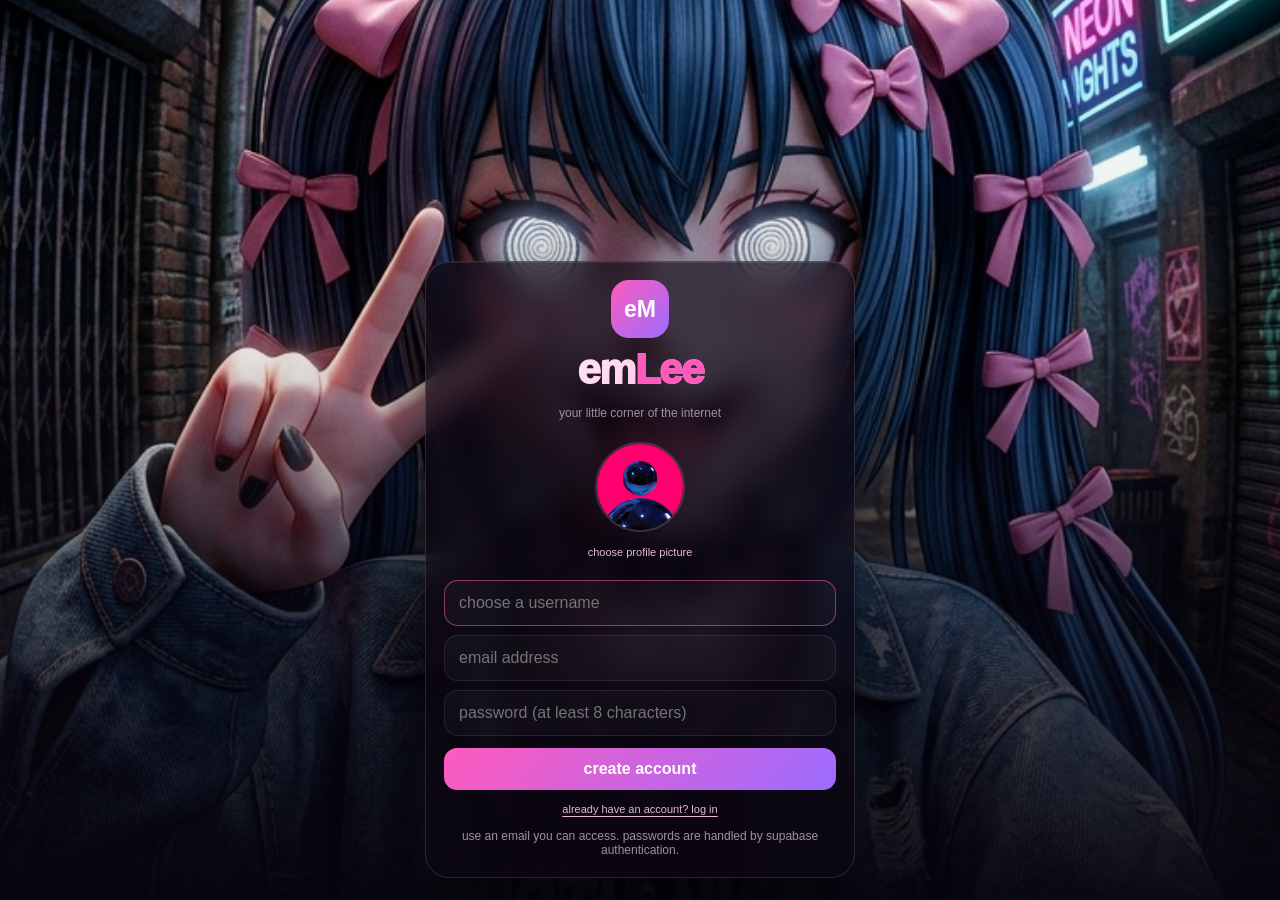
<file: Index.html>
<!DOCTYPE html>
<html lang="en">
<head>
<meta charset="UTF-8">
<meta name="viewport" content="width=device-width,initial-scale=1,viewport-fit=cover">
<meta name="theme-color" content="#12091d">
<title>emLee · Emlieey Live</title>
<style>
:root{
  --bg:#0b0711;--card:#15101d;--card2:#1b1425;--line:rgba(255,255,255,.09);
  --text:#fff;--muted:#9d91a8;--pink:#ff5bbd;--purple:#9b6cff;
  --green:#55e6a5;--danger:#ef4444;
}
*{box-sizing:border-box}
html,body{margin:0;min-height:100%;background:var(--bg);color:var(--text);font-family:-apple-system,BlinkMacSystemFont,"Segoe UI",sans-serif}
body{overflow-x:hidden}
button,input{font:inherit}
button{cursor:pointer}
a{text-decoration:none;color:inherit}
#entryScreen{position:fixed;inset:0;z-index:9999;display:flex;align-items:flex-end;justify-content:center;padding:22px;overflow:hidden;background:#09050e}
#entryScreen::before{content:"";position:absolute;inset:0;background:url("./emlee-character.PNG") center center/cover no-repeat;transform:scale(1.015);filter:saturate(1.12) brightness(1.02);}
#entryScreen::after{content:"";position:absolute;inset:0;background:linear-gradient(180deg,rgba(5,3,10,.02) 0%,rgba(7,4,13,.08) 38%,rgba(7,4,13,.58) 68%,rgba(7,4,13,.96) 100%);pointer-events:none}
.entry-box{position:relative;z-index:2;width:min(430px,100%);padding:18px 18px 20px;border:1px solid rgba(255,255,255,.12);border-radius:24px;background:rgba(12,7,18,.68);backdrop-filter:blur(12px);text-align:center;box-shadow:0 25px 80px #0008,inset 0 1px rgba(255,255,255,.08)}
.entry-logo{width:58px;height:58px;margin:auto;border-radius:18px;display:grid;place-items:center;background:linear-gradient(135deg,var(--pink),var(--purple));font-weight:900;font-size:23px}
.entry-box h1{font-size:42px;margin:8px 0 3px;font-weight:950;letter-spacing:-1.5px;background:linear-gradient(135deg,#fff,#ffd5ef 48%,#ff63c2 78%,#9b6cff);-webkit-background-clip:text;background-clip:text;color:transparent}.entry-box h1 span,.brand span{color:var(--pink)}
.entry-sub,.entry-note{color:var(--muted);font-size:12px}.entry-note{margin-top:12px}
.entry-pfp-wrap{margin:22px 0}.entry-pfp{width:90px;height:90px;border-radius:50%;object-fit:cover;border:2px solid #ffffff25}
.pfp-upload{display:block;width:max-content;max-width:100%;margin:10px auto 0;color:#eab7dd;font-size:11px;cursor:pointer}
.entry-input,.chat-input,.live-input{width:100%;padding:13px 14px;border-radius:14px;border:1px solid var(--line);background:#ffffff08;color:#fff;outline:none}
.entry-input:focus,.chat-input:focus,.live-input:focus{border-color:#ff5bbd88}
.enter-btn,.send-btn,.live-send,.claim-btn{border:0;border-radius:13px;padding:12px 17px;background:linear-gradient(135deg,var(--pink),var(--purple));color:#fff;font-weight:800}
.enter-btn{width:100%;margin-top:12px}
#app{display:none}
.container{width:min(760px,100%);margin:auto;padding:16px 14px 45px}
.top-nav{display:flex;align-items:center;justify-content:space-between;padding:8px 2px 15px}
.brand{font-weight:900;font-size:22px}.nav-actions{display:flex;align-items:center;gap:8px}
.nav-rank,.nav-profile{border:1px solid var(--line);background:#ffffff07;border-radius:13px;color:#ddd;padding:8px 10px;font-size:11px}.nav-chat{position:relative;display:flex;align-items:center;gap:6px;border:1px solid var(--line);background:#ffffff07;border-radius:13px;color:#ddd;padding:8px 10px;font-size:11px}.chat-nav-badge{display:none;min-width:16px;height:16px;padding:0 4px;border-radius:999px;background:linear-gradient(135deg,var(--pink),var(--purple));color:#fff;font-size:8px;font-weight:900;align-items:center;justify-content:center;line-height:16px}.chat-nav-badge.show{display:inline-flex}.chat-list-item{width:100%;display:flex;align-items:center;gap:10px;padding:12px;border:1px solid var(--line);border-radius:15px;background:#ffffff05;color:#fff;text-align:left;margin-bottom:8px}.chat-list-item img{width:42px;height:42px;border-radius:13px;object-fit:cover;flex:0 0 auto}.chat-list-item>div{min-width:0;flex:1}.chat-list-item strong{display:block;font-size:12px;white-space:nowrap;overflow:hidden;text-overflow:ellipsis}.chat-list-item small{display:block;color:var(--muted);font-size:9px;margin-top:3px}.chat-badge{flex:0 0 auto;border-radius:999px;padding:5px 7px;background:#ff5bbd18;border:1px solid #ff5bbd35;color:#ff9bda;font-size:8px;font-weight:900}.chat-live-icon{display:grid!important;place-items:center;background:linear-gradient(135deg,#ff5bbd,#9b6cff)!important;color:#fff;font-size:17px;font-weight:900}
.rank-number{color:var(--pink);margin-left:4px}
.nav-profile{display:flex;align-items:center;gap:7px}.nav-profile img{width:26px;height:26px;border-radius:50%;object-fit:cover}
.hero{position:relative;overflow:hidden;min-height:72vh;padding:34px 24px;margin-bottom:14px;border:1px solid rgba(255,255,255,.12);border-radius:30px;background:#0b0711 url("./emlee-character.PNG") center center/cover no-repeat;display:flex;align-items:flex-end;box-shadow:0 25px 80px rgba(0,0,0,.42),inset 0 1px rgba(255,255,255,.06)}
.hero::after{content:"";position:absolute;inset:0;background:linear-gradient(180deg,rgba(9,5,14,.03) 0%,rgba(9,5,14,.05) 38%,rgba(9,5,14,.28) 58%,rgba(9,5,14,.92) 100%);pointer-events:none}
.hero::before{content:"";position:absolute;inset:0;background:radial-gradient(circle at 75% 34%,rgba(255,91,189,.13),transparent 30%),linear-gradient(90deg,rgba(10,6,15,.72),rgba(10,6,15,.12) 62%,rgba(10,6,15,.28));pointer-events:none}
.hero-glow{position:absolute;width:260px;height:260px;border-radius:50%;background:#ff5bbd22;filter:blur(65px);right:8%;top:10%;z-index:1}
.hero-content{position:relative;z-index:3;max-width:88%;padding:18px 18px 4px;border-radius:22px;background:linear-gradient(180deg,rgba(10,6,15,.08),rgba(10,6,15,.48));backdrop-filter:blur(2px)}.live-pill{display:inline-flex;gap:7px;align-items:center;padding:7px 10px;border-radius:999px;background:#ff4fa320;border:1px solid #ff9bda20;color:#ffb0df;font-size:10px;font-weight:800;text-transform:lowercase}
.live-dot,.live-status-dot{width:7px;height:7px;border-radius:50%;background:#ff477f;display:inline-block;box-shadow:0 0 10px #ff477f}
.hero h1{font-size:clamp(54px,14vw,82px);line-height:.9;margin:14px 0 9px;font-weight:950;letter-spacing:-3px;background:linear-gradient(135deg,#fff 15%,#ffd8f3 45%,#ff63c2 75%,#9b6cff);-webkit-background-clip:text;background-clip:text;color:transparent;text-shadow:0 12px 35px rgba(255,91,189,.16)}
.hero-premium{display:block;margin-top:3px;color:#cbb8d4;font-size:9px;font-weight:800;letter-spacing:4px;text-transform:uppercase}.hero-tagline{color:var(--muted);font-size:13px}.creator-row{display:flex;align-items:center;justify-content:space-between;gap:10px;margin-top:22px;position:relative;z-index:3}.creator{font-size:11px;color:#d8cfdd}.socials{display:flex;gap:7px}.social{min-width:34px;height:34px;display:flex;align-items:center;justify-content:center;gap:6px;padding:0 9px;color:#e9dce9;border:1px solid rgba(255,255,255,.11);border-radius:11px;background:rgba(255,255,255,.055);backdrop-filter:blur(10px);transition:.2s}.social:hover{transform:translateY(-2px);border-color:#ff5bbd55;background:#ff5bbd12}.social svg{width:16px;height:16px;fill:currentColor;flex:0 0 auto}.social-handle{font-size:9px;font-weight:800;letter-spacing:.1px}
.feature-launcher{display:grid;grid-template-columns:repeat(2,minmax(0,1fr));gap:11px;margin:12px 0}
.feature-tile{min-width:0;padding:0 0 10px;border:1px solid rgba(255,255,255,.105);border-radius:16px;background:linear-gradient(145deg,rgba(29,20,40,.98),rgba(17,11,25,.98));overflow:hidden;color:#fff;text-align:left;box-shadow:0 12px 35px rgba(0,0,0,.22),inset 0 1px rgba(255,255,255,.04);transition:transform .2s,border-color .2s,box-shadow .2s}
.feature-tile:hover{transform:translateY(-3px);border-color:#ff5bbd45;box-shadow:0 16px 42px rgba(0,0,0,.3),0 0 24px rgba(255,91,189,.07)}
.feature-icon{display:block;width:100%;aspect-ratio:1.45/1;background:#21172a center/cover no-repeat}.feature-name{display:block;padding:8px 9px 2px;font-size:10px;font-weight:850;white-space:nowrap;overflow:hidden;text-overflow:ellipsis}.feature-sub{display:block;padding:0 9px;color:var(--muted);font-size:8px;white-space:nowrap;overflow:hidden;text-overflow:ellipsis}
.card{margin:14px 0;padding:17px;border:1px solid var(--line);border-radius:22px;background:var(--card)}
.section-title{display:flex;align-items:center;justify-content:space-between;gap:10px;margin-bottom:13px}.section-title h2{margin:0;font-size:15px}.section-title span{color:var(--muted);font-size:10px}
.profile-box{display:grid;grid-template-columns:auto 1fr auto;align-items:center;gap:12px;padding:13px;border-radius:17px;background:#ffffff05}
.profile-box>div{min-width:0}.profile-avatar{width:55px;height:55px;border-radius:50%;object-fit:cover}.profile-name{font-size:14px;font-weight:800}.profile-sub{color:var(--muted);font-size:10px;margin-top:3px}.profile-level-row{display:flex;gap:10px;margin-top:7px;color:#d9cbe0;font-size:10px}.profile-stat{text-align:right}.profile-points{font-size:20px;font-weight:900;color:#ff9bda}.profile-stat small{color:var(--muted);font-size:9px}.personal-chat-btn{width:100%;margin-top:11px;padding:11px;border:1px solid #ff5bbd35;border-radius:13px;background:#ff5bbd0d;color:#ff9bda;font-weight:800}
/* premium unified chat app */
.chat-app-shell{background:radial-gradient(circle at 85% 8%,rgba(255,91,189,.09),transparent 28%),#08050d}
.chat-app-head{display:flex;align-items:flex-start;justify-content:space-between;gap:14px;padding:22px 18px;margin-bottom:12px;border:1px solid rgba(255,255,255,.09);border-radius:24px;background:linear-gradient(145deg,rgba(34,19,43,.98),rgba(14,9,21,.98));box-shadow:0 20px 60px rgba(0,0,0,.28)}
.chat-app-kicker{display:flex;align-items:center;gap:7px;color:#ff9bda;font-size:9px;font-weight:900;letter-spacing:1.5px;text-transform:uppercase}.chat-app-head h2{margin:8px 0 5px;font-size:31px;letter-spacing:-1.2px}.chat-app-head p{margin:0;color:var(--muted);font-size:11px;line-height:1.55;max-width:390px}.chat-online-pill{flex:0 0 auto;padding:7px 9px;border-radius:999px;border:1px solid #ff5bbd25;background:#ff5bbd0c;color:#ff9bda;font-size:8px;font-weight:900}.chat-app-tabs{display:grid;grid-template-columns:repeat(3,1fr);gap:7px;margin-bottom:12px}.chat-tab{padding:10px 7px;border:1px solid var(--line);border-radius:12px;background:#ffffff05;color:#b9aebe;font-size:9px;font-weight:850;text-transform:lowercase}.chat-tab.active,.chat-tab:hover{color:#fff;border-color:#ff5bbd40;background:#ff5bbd12}.chat-list-card{margin:0}.chat-app-tip{margin-top:10px;padding:11px 13px;border:1px solid #ff5bbd16;border-radius:14px;background:#ff5bbd08;color:var(--muted);font-size:9px}.chat-app-tip strong{color:#ffb0df}
.chat-list-item{position:relative}.chat-list-item:hover{border-color:#ff5bbd35;background:#ff5bbd08;transform:translateY(-1px)}.chat-live-icon{width:42px!important;height:42px!important;border-radius:13px!important;flex:0 0 auto}
.feature-screen{display:none;position:fixed;inset:0;z-index:5000;background:rgba(8,5,12,.98);overflow:auto}.feature-screen.active{display:block}.feature-screen-inner{width:min(760px,100%);min-height:100%;margin:auto;padding:16px 14px 30px}
.feature-back,.profile-screen-back{border:1px solid var(--line);background:#ffffff08;color:#fff;width:40px;height:40px;border-radius:13px;font-size:21px;margin-bottom:12px}
#chatScreen #chatSection,#liveChatScreen .live-room-panel{min-height:calc(100vh - 100px);display:flex;flex-direction:column}
#messages,#liveMessages,#personalChatMessages{flex:1;min-height:300px;overflow:auto;padding:5px 0}
.message{max-width:82%;padding:10px 12px;border-radius:15px;margin:7px 0;font-size:12px;line-height:1.45;white-space:pre-wrap}
.message.user{margin-left:auto;background:linear-gradient(135deg,#ff5bbd30,#9b6cff30);border:1px solid #ff5bbd20}.message.bot{background:#ffffff08;border:1px solid var(--line)}.message.typing{opacity:.6}
.chat-input-group,.live-input-group{display:flex;gap:8px;margin-top:10px}.chat-input-group input,.live-input-group input{flex:1}.send-btn:disabled{opacity:.5}
.live-room-top{display:flex;align-items:center;justify-content:space-between;gap:10px}.live-room-sub{color:var(--muted);font-size:9px}.live-refresh{border:1px solid var(--line);background:#ffffff06;color:#cdbed2;border-radius:10px;padding:7px 9px;font-size:8px}.live-room-actions{display:flex;gap:7px;flex-wrap:wrap;margin:10px 0 2px}.live-room-actions span{padding:6px 8px;border-radius:999px;background:#ffffff05;border:1px solid #ffffff09;color:#95879a;font-size:8px}
.live-status{display:flex;align-items:center;gap:6px;color:#ff779b!important}.live-message{position:relative;padding:10px 8px;font-size:12px;border-bottom:1px solid #ffffff05;line-height:1.5}.live-message.system{color:var(--muted);text-align:center}.live-pfp{width:27px;height:27px;border-radius:50%;object-fit:cover;vertical-align:middle;margin-right:6px}.live-name-btn{border:0;background:none;color:#ff9bda;font-weight:800;padding:0}.live-owner-badge{font-size:8px;background:#ff5bbd22;color:#ff8ccc;border-radius:5px;padding:3px 5px;margin-right:5px}.live-typing{display:none;color:var(--muted);font-size:10px;padding:4px}.live-typing.active{display:block}.typing-dots span{display:inline-block;width:3px;height:3px;background:#aaa;border-radius:50%;margin-left:3px}
.games-grid{display:grid;grid-template-columns:repeat(2,1fr);gap:10px}.game-btn{padding:18px 10px;border:1px solid var(--line);border-radius:17px;background:#ffffff06;color:#fff;text-align:center}.game-icon{display:block;font-size:25px}.game-name{display:block;margin-top:7px;font-size:12px;font-weight:800}.game-limit{display:block;color:var(--muted);font-size:9px;margin-top:3px}.game-result{min-height:25px;margin-top:12px;text-align:center;color:#ff9bda;font-size:12px}
.reward-box{display:flex;align-items:center;justify-content:space-between;gap:12px;padding:14px;border-radius:17px;background:#ffffff05}.reward-info strong{display:block;font-size:12px}.reward-info span{display:block;color:var(--muted);font-size:10px;margin-top:4px}.reward-box button{flex:none}.reward-result{font-size:11px}
.leader-row,.rank-modal-row{display:flex;justify-content:space-between;align-items:center;gap:10px;padding:12px 7px;border-bottom:1px solid #ffffff06}.leader-left,.rank-modal-left{display:flex;align-items:center;gap:10px;min-width:0}.rank-badge,.rank-modal-position{width:30px;text-align:center}.leader-name,.rank-modal-name{font-size:12px;font-weight:700;overflow:hidden;text-overflow:ellipsis;white-space:nowrap}.leader-points,.rank-modal-points{font-size:10px;color:#ff9bda}.rank-click{cursor:pointer}.legal{display:grid;gap:8px}.legal-card{padding:13px;border:1px solid var(--line);border-radius:14px;background:#ffffff04}.legal-card strong,.legal-card span{display:block}.legal-card strong{font-size:11px}.legal-card span{color:var(--muted);font-size:9px;margin-top:4px}footer{text-align:center;color:var(--muted);font-size:10px;padding:20px 0}footer strong{color:#fff}
.modal{display:none;position:fixed;inset:0;z-index:8000;background:#000b;align-items:center;justify-content:center;padding:16px}.modal-content{width:min(440px,100%);max-height:90vh;overflow:auto;padding:20px;border:1px solid var(--line);border-radius:22px;background:#15101d;box-shadow:0 20px 70px #000}.modal-content h3{margin:0 0 8px}.modal-text{color:#c9bdce;font-size:12px;line-height:1.6}.modal-option{display:block;width:100%;padding:12px;margin:7px 0;border:1px solid var(--line);border-radius:12px;background:#ffffff07;color:#fff;text-align:left}.close-btn{width:100%;margin-top:13px;padding:11px;border:1px solid var(--line);border-radius:12px;background:#ffffff08;color:#fff}
.viewer-profile-fullscreen{text-align:center}.viewer-profile-pfp{width:95px;height:95px;border-radius:50%;object-fit:cover;border:2px solid #ff5bbd55}.viewer-profile-grid{display:grid;grid-template-columns:repeat(4,1fr);gap:7px;margin:18px 0}.viewer-profile-grid div{padding:10px 4px;border-radius:12px;background:#ffffff06}.viewer-profile-grid strong,.viewer-profile-grid span{display:block}.viewer-profile-grid strong{font-size:13px}.viewer-profile-grid span{font-size:8px;color:var(--muted);margin-top:3px}
.personal-chat-fullscreen{width:min(760px,100%);min-height:100%;margin:auto;padding:16px 14px 30px;display:flex;flex-direction:column}.personal-chat-title{display:flex;align-items:center;justify-content:space-between}.personal-chat-title h2{font-size:16px}.private-message{max-width:78%;padding:10px 12px;border-radius:14px;margin:7px 0;font-size:12px}.private-message.me{margin-left:auto;background:#ff5bbd28}.private-message.them{background:#ffffff08}.chat-message-time{display:inline-block;color:var(--muted);font-size:8px;margin-left:6px;white-space:nowrap;opacity:.8}.private-message .chat-message-time{display:block;margin:5px 0 0;text-align:right}.private-empty{text-align:center;color:var(--muted);font-size:11px;padding:25px}
.profile-edit{display:grid;gap:10px}.profile-edit .entry-input{width:150px;max-width:100%;padding:8px 10px;font-size:11px}.profile-edit-avatar{width:76px;height:76px;border-radius:50%;object-fit:cover;margin:auto}.profile-edit label{font-size:10px;color:var(--muted)}
.chat-list{display:grid;gap:8px}.chat-list-item{display:flex;align-items:center;gap:10px;padding:12px;border:1px solid var(--line);border-radius:15px;background:#ffffff05;color:#fff;text-align:left}.chat-list-item img{width:40px;height:40px;border-radius:50%;object-fit:cover}.chat-list-item strong{font-size:12px}.chat-list-item small{display:block;color:var(--muted);font-size:9px;margin-top:3px}.chat-badge{margin-left:auto;color:#ff9bda;font-size:10px;font-weight:800}

.profile-save-status{min-height:18px;margin-top:7px;text-align:center;color:#55e6a5;font-size:10px;font-weight:800;opacity:0;transform:translateY(-3px);transition:.2s}.profile-save-status.show{opacity:1;transform:none}
button,.feature-tile,.social{transition:transform .16s,opacity .16s,border-color .2s,box-shadow .2s}.chat-list-item:active,.game-btn:active,.personal-chat-btn:active,.enter-btn:active,.claim-btn:active,.send-btn:active,.live-send:active,.feature-tile:active{transform:scale(.985);opacity:.92}
.mood-card{position:relative;overflow:hidden;background:radial-gradient(circle at 90% 10%,rgba(255,91,189,.12),transparent 34%),var(--card)}.mood-label{color:#ff9bda;font-size:9px;font-weight:900;letter-spacing:1.5px;text-transform:uppercase}.mood-text{font-size:19px;font-weight:900;margin-top:7px}.mood-sub{color:var(--muted);font-size:10px;margin-top:4px}.moment-grid{display:grid;grid-template-columns:repeat(2,1fr);gap:8px}.moment{padding:11px;border-radius:14px;background:#ffffff05;border:1px solid #ffffff08}.moment strong{display:block;font-size:10px}.moment span{display:block;color:var(--muted);font-size:9px;margin-top:4px;line-height:1.4}.memory-grid{display:grid;grid-template-columns:repeat(3,1fr);gap:7px}.memory{padding:10px 6px;text-align:center;border-radius:13px;background:#ffffff05}.memory b{display:block;color:#ff9bda;font-size:14px}.memory span{display:block;color:var(--muted);font-size:8px;margin-top:3px}.profile-title{display:inline-flex;margin-top:6px;padding:4px 7px;border-radius:999px;background:#ff5bbd12;border:1px solid #ff5bbd22;color:#ff9bda;font-size:8px;font-weight:900}.mystery-drop{display:flex;align-items:center;justify-content:space-between;gap:10px;padding:12px;border-radius:15px;background:linear-gradient(135deg,#ff5bbd0b,#9b6cff0b);border:1px solid #ff5bbd18}.mystery-drop strong{font-size:11px}.mystery-drop span{display:block;color:var(--muted);font-size:9px;margin-top:3px}.drop-btn{border:1px solid #ff5bbd35;background:#ff5bbd12;color:#ff9bda;border-radius:11px;padding:9px 11px;font-size:9px;font-weight:900}.streak-pill{color:#ff9bda;font-size:9px;font-weight:900}.reaction-row{display:flex;gap:5px;margin-top:6px}.reaction-btn{border:1px solid #ffffff09;background:#ffffff05;color:#cdbed2;border-radius:999px;padding:3px 6px;font-size:9px}
@media(max-width:520px){.feature-launcher{grid-template-columns:1fr 1fr}.feature-launcher .feature-tile:last-child{grid-column:1/-1}.hero h1{font-size:40px}.creator-row{align-items:flex-start;flex-direction:column}.viewer-profile-grid{grid-template-columns:repeat(2,1fr)}}

/* emLee visual refresh — glass neon layout */
body{background:radial-gradient(circle at 50% -10%,rgba(155,108,255,.12),transparent 34%),radial-gradient(circle at 90% 20%,rgba(255,91,189,.08),transparent 28%),#07040d}
.container{width:min(980px,100%);padding:18px 18px 52px}
.top-nav{padding:6px 0 16px;position:relative;z-index:10}
.brand{font-size:30px;letter-spacing:-1.5px;background:linear-gradient(135deg,#fff,#ff63c2 60%,#9b6cff);-webkit-background-clip:text;background-clip:text;color:transparent}
.nav-actions{gap:9px}.nav-chat,.nav-rank,.nav-profile{height:42px;padding:0 13px;border-radius:15px;border-color:#a66cff45;background:rgba(255,255,255,.045);backdrop-filter:blur(16px);box-shadow:inset 0 1px rgba(255,255,255,.07),0 8px 25px rgba(0,0,0,.18);font-size:10px}.nav-chat{color:#fff}.nav-profile img{width:25px;height:25px}
.hero{min-height:500px;margin-bottom:18px;border-radius:28px;padding:40px 34px 34px;background-position:center;box-shadow:0 30px 90px rgba(0,0,0,.55),inset 0 1px rgba(255,255,255,.09)}
.hero::after{background:linear-gradient(180deg,rgba(5,3,10,.02) 0%,rgba(7,4,13,.12) 34%,rgba(7,4,13,.36) 55%,rgba(7,4,13,.92) 100%)}
.hero::before{background:radial-gradient(circle at 76% 35%,rgba(255,91,189,.18),transparent 32%),linear-gradient(90deg,rgba(7,4,13,.76),rgba(7,4,13,.12) 65%,rgba(7,4,13,.28))}
.hero-content{max-width:58%;padding:22px 20px 5px;background:linear-gradient(180deg,rgba(10,6,15,.04),rgba(10,6,15,.56));backdrop-filter:blur(5px)}
.hero h1{font-size:clamp(62px,10vw,106px);margin:14px 0 12px}.hero-tagline{font-size:14px}.creator-row{margin-top:26px}
.feature-launcher{display:grid;grid-template-columns:repeat(3,minmax(0,1fr));gap:14px;margin:18px 0 22px;padding:13px;border:1px solid rgba(255,255,255,.12);border-radius:27px;background:rgba(13,8,23,.58);backdrop-filter:blur(18px);box-shadow:0 22px 70px rgba(0,0,0,.35),inset 0 1px rgba(255,255,255,.07)}
.feature-tile.glass-feature{position:relative;display:flex;align-items:center;gap:12px;min-height:112px;padding:12px;border-radius:21px;border:1px solid rgba(255,255,255,.14);background:linear-gradient(135deg,rgba(255,255,255,.09),rgba(255,255,255,.025));backdrop-filter:blur(15px);box-shadow:inset 0 1px rgba(255,255,255,.1),0 14px 35px rgba(0,0,0,.22);overflow:hidden}
.feature-tile.glass-feature::after{content:"";position:absolute;inset:0;background:linear-gradient(120deg,rgba(255,91,189,.12),transparent 45%,rgba(155,108,255,.08));pointer-events:none}
.feature-tile.glass-feature:hover{transform:translateY(-3px);border-color:#ff5bbd70;box-shadow:0 18px 42px rgba(0,0,0,.32),0 0 28px rgba(255,91,189,.1)}
.feature-icon{position:relative;z-index:1;width:62px;height:62px;flex:0 0 62px;aspect-ratio:auto;border-radius:18px;border:1px solid rgba(255,255,255,.16);box-shadow:inset 0 1px rgba(255,255,255,.14),0 10px 25px rgba(0,0,0,.25);background-size:cover;background-position:center}.feature-glass-icon{display:grid;place-items:center;background:linear-gradient(135deg,rgba(255,91,189,.35),rgba(155,108,255,.3));font-size:27px;backdrop-filter:blur(8px)}
.feature-copy{position:relative;z-index:1;min-width:0;flex:1}.feature-name{padding:0;font-size:14px}.feature-sub{padding:5px 0 0;font-size:9px}.feature-arrow{position:relative;z-index:1;font-size:30px;line-height:1;color:#d6b7ff;font-weight:300}.live-feature{border-color:#ff5bbd55!important}.emlee-feature{border-color:#9b6cff55!important}.games-feature{border-color:#687dff55!important}
.card{background:rgba(18,11,27,.72);border-color:rgba(255,255,255,.1);backdrop-filter:blur(16px);box-shadow:0 18px 50px rgba(0,0,0,.22),inset 0 1px rgba(255,255,255,.05)}
.chat-app-shell{background:radial-gradient(circle at 85% 8%,rgba(255,91,189,.12),transparent 28%),#08050d}.chat-app-head{background:rgba(18,10,29,.72);backdrop-filter:blur(18px);border-color:rgba(255,255,255,.11)}
.chat-list-item{background:rgba(255,255,255,.045);border-color:rgba(255,255,255,.1);backdrop-filter:blur(12px)}
.profile-save-btn{margin-top:12px}.profile-logout-btn{width:100%;margin-top:9px;padding:10px 12px;border:1px solid rgba(255,255,255,.1);border-radius:12px;background:rgba(255,255,255,.04);color:#b9aebe;font-size:10px;font-weight:800}.profile-save-status{min-height:18px;text-align:center;color:#8ff0c1;font-size:10px;font-weight:800;opacity:0;transition:.2s;padding-top:6px}.profile-save-status.show{opacity:1}
@media(max-width:700px){.container{padding:12px 12px 40px}.hero{min-height:470px;padding:28px 20px 24px}.hero-content{max-width:72%}.feature-launcher{grid-template-columns:repeat(3,minmax(0,1fr));gap:7px;padding:8px;border-radius:21px}.feature-tile.glass-feature{min-height:96px;gap:7px;padding:9px;border-radius:16px}.feature-icon{width:45px;height:45px;flex-basis:45px;border-radius:14px;font-size:21px}.feature-name{font-size:10px}.feature-sub{font-size:7px}.feature-arrow{font-size:23px}.brand{font-size:25px}.nav-chat,.nav-rank,.nav-profile{padding:0 8px;font-size:9px}}
@media(max-width:430px){.hero{min-height:440px}.hero-content{max-width:100%}.hero h1{font-size:58px}.creator-row{flex-direction:row;align-items:center}.feature-launcher{gap:5px;padding:7px}.feature-tile.glass-feature{min-height:90px;padding:7px}.feature-icon{width:38px;height:38px;flex-basis:38px}.feature-copy{overflow:hidden}.feature-name{font-size:9px}.feature-sub{font-size:6.5px}.feature-arrow{font-size:20px}.nav-rank .rank-number{display:none}.nav-chat{font-size:0}.nav-chat .chat-nav-badge{font-size:8px}.nav-chat::before{content:"💬";font-size:15px}}

.auth-field{margin-top:9px}.auth-switch{margin-top:12px;border:0;background:transparent;color:#e9b6dc;font-size:11px;text-decoration:underline;text-underline-offset:3px}.entry-error{display:none;color:#ff8dbd;font-size:11px;text-align:left;margin-top:8px}.entry-box .entry-input{display:block;margin-top:9px}.entry-box #usernameInput{margin-top:0}

/* integrated live chat layout */
/* live chat standalone page */
#liveChatScreen{position:fixed!important;inset:0!important;display:block!important;overflow:hidden!important;background:transparent!important}
#liveChatScreen .feature-screen-inner{width:100%!important;height:100dvh!important;min-height:100dvh!important;padding:0!important;margin:0!important;display:block!important}
#liveChatScreen .live-room-panel{height:100dvh!important;min-height:100dvh!important;margin:0!important;padding:0!important;border:0!important;border-radius:0!important;background:radial-gradient(circle at 85% 5%,rgba(255,91,189,.08),transparent 30%),#08050d!important;box-shadow:none!important;backdrop-filter:none!important}
.live-standalone-head{flex:0 0 auto;display:flex;align-items:center;gap:10px;padding:calc(env(safe-area-inset-top) + 12px) 14px 10px;border-bottom:1px solid rgba(255,255,255,.08);background:rgba(8,5,13,.52);backdrop-filter:blur(16px);z-index:5}
.live-standalone-title{min-width:0;flex:1}
.live-standalone-title strong{display:block;font-size:14px}
.live-standalone-title small{display:block;color:var(--muted);font-size:9px;margin-top:2px}
.live-standalone-head .live-refresh{margin-left:auto}
.live-standalone-head .live-status{font-size:9px;white-space:nowrap}
.live-standalone-messages{height:calc(100dvh - 116px);min-height:0!important;overflow-y:auto!important;overflow-x:hidden!important;padding:12px 12px calc(18px + env(safe-area-inset-bottom))!important;display:flex;flex-direction:column;justify-content:flex-start;scroll-behavior:auto}
.live-standalone-messages > .live-message.system:first-child{margin-top:auto}
.live-standalone-bottom{flex:0 0 auto;padding:8px 10px calc(10px + env(safe-area-inset-bottom));border-top:1px solid rgba(255,255,255,.08);background:rgba(8,5,13,.60);backdrop-filter:blur(18px);z-index:5}
.live-standalone-bottom .reply-preview{margin:0 0 7px}
.live-standalone-input{display:flex;gap:7px;align-items:center}
.live-standalone-input .live-input{min-width:0;flex:1}
.live-bottom-back{position:static!important;width:auto!important;flex:0 0 42px!important;height:42px!important;margin:0!important;padding:0!important;border-radius:12px!important;display:grid!important;place-items:center!important;background:#ffffff08!important;border:1px solid rgba(255,255,255,.12)!important;font-size:0!important}
.live-bottom-back::before{content:"‹";font-size:27px;line-height:1;color:#fff}
.live-standalone-input .live-send{height:42px;flex:0 0 auto}
#liveChatScreen .live-typing{padding:0 4px 6px}
body[data-page="live"] .live-message{max-width:94%;}

/* live chat final ui adjustments */
#liveChatScreen{background-image:linear-gradient(rgba(11,7,17,.45),rgba(11,7,17,.58)),url("./wlp.jpeg"),url("/wlp.jpeg") !important;background-size:cover !important;background-position:center !important;background-repeat:no-repeat !important;}
#liveChatScreen .live-room-panel{background:transparent !important;}
#liveChatScreen #liveMessages{padding:8px 6px 10px;}
#liveChatScreen .live-message{width:fit-content;max-width:78%;padding:7px 9px;margin:5px 0;border-radius:12px;}
#liveChatScreen .live-message-text{font-size:12px;line-height:1.35;word-break:break-word;}
#liveChatScreen .live-message-actions{display:flex;gap:7px;justify-content:flex-start;align-items:center;margin-top:5px;}
#liveChatScreen .live-message-actions button{font-size:9px;padding:2px 5px;border:0;background:transparent;color:var(--muted);}
#liveChatScreen .chat-message-time{display:block;margin:4px 0 0;font-size:8px;}
#liveChatScreen .live-message-actions + .chat-message-time{margin-top:4px;}
#liveChatScreen .live-standalone-input{gap:6px;}
#liveChatScreen .live-input{min-width:0;height:42px;padding:0 11px;}
#liveChatScreen .live-send{height:42px;padding:0 12px;}
#liveChatScreen .live-bottom-back{flex:0 0 42px;width:42px;height:42px;}
/* final live chat layout */
#liveChatScreen{background-color:#08050d !important;background-image:linear-gradient(rgba(8,5,13,.30),rgba(8,5,13,.46)),url("./wlp.jpeg"),url("/wlp.jpeg") !important;background-size:cover !important;background-position:center !important;background-repeat:no-repeat !important;background-attachment:fixed !important;}
#liveChatScreen .live-room-panel{background:transparent !important;}
#liveChatScreen .live-message{width:fit-content;max-width:82%;padding:6px 8px;margin:5px 0;border-radius:11px;background:rgba(255,255,255,.045)!important;border:1px solid rgba(255,255,255,.09)!important;backdrop-filter:blur(12px);box-shadow:0 5px 18px rgba(0,0,0,.12);}
#liveChatScreen .live-message-mine{background:rgba(255,91,189,.10)!important;}
#liveChatScreen .live-message-meta{display:flex;align-items:center;gap:7px;min-height:17px;white-space:nowrap;}
#liveChatScreen .live-message-meta .live-name-btn{font-size:10px;color:#ffb0df;font-weight:800;}
#liveChatScreen .live-message-meta .chat-message-time{font-size:7.5px;color:rgba(235,220,239,.55);margin:0;}
#liveChatScreen .live-message-meta .live-message-actions{display:flex;align-items:center;gap:5px;margin:0 0 0 auto;}
#liveChatScreen .live-message-actions button{font-size:8px;padding:1px 2px;border:0;background:transparent;color:rgba(235,220,239,.62);}
#liveChatScreen .live-message-text{font-size:11px;line-height:1.3;margin-top:2px;word-break:break-word;}
#liveChatScreen .live-reply-user{display:block;font-size:8px;color:rgba(230,214,232,.46);font-weight:650;margin-bottom:2px;}
#liveChatScreen .live-reply-text{display:block;}
#liveChatScreen .live-owner-badge{font-size:7px;padding:2px 4px;margin:0;}
#liveChatScreen .live-input{height:38px!important;padding:0 10px!important;border-radius:11px!important;background:rgba(255,255,255,.055)!important;backdrop-filter:blur(12px);}
</style>

<style id="mobile-first-layout">
/* mobile-first layout only: keeps all existing content and functionality unchanged */
.feature-launcher{grid-template-columns:1fr!important;gap:10px!important}
.feature-launcher .feature-tile{grid-column:auto!important;width:100%;box-sizing:border-box}
@media (min-width:521px){
  .feature-launcher{grid-template-columns:repeat(2,minmax(0,1fr))!important}
}
@media (min-width:901px){
  .feature-launcher{grid-template-columns:repeat(3,minmax(0,1fr))!important}
}
@media (max-width:520px){
  .container{padding-left:12px!important;padding-right:12px!important}
  .hero{width:100%;box-sizing:border-box}
  .hero-content{max-width:100%!important}
  .feature-launcher{padding:7px!important}
  .feature-tile.glass-feature{min-height:90px}
}
</style>
<style>
/* emLee 4-page split + chat improvements */
.entry-error{display:none;color:#ff8b9f;font-size:11px;margin-top:8px;line-height:1.45}
.page-shortcuts{display:flex;gap:7px;flex-wrap:wrap;margin:0 0 12px}
.page-shortcuts a{padding:8px 10px;border:1px solid #ffffff18;border-radius:11px;background:#ffffff08;color:#f2d8f0;font-size:10px}
.live-message{max-width:88%;margin:7px 0;padding:10px;border:1px solid #ffffff0c;border-radius:14px;background:#ffffff05;overflow-wrap:anywhere}
.live-message.live-message-mine{margin-left:auto;margin-right:0;text-align:left;background:linear-gradient(135deg,#ff5bbd24,#9b6cff20);border-color:#ff5bbd2c}
.live-message:not(.live-message-mine):not(.system){margin-right:auto}
.live-message-actions{display:flex;gap:7px;margin-top:7px;justify-content:flex-end}
.live-message-actions button,.private-message-actions button{border:1px solid #ffffff16;border-radius:8px;padding:4px 7px;background:#ffffff08;color:#d8c6df;font-size:9px}
.live-message-mine .live-message-actions button,.private-message.me .private-message-actions button{border-color:#ff5bbd30}
.reply-preview{display:none;margin-top:8px;padding:8px 10px;border-left:3px solid var(--pink);border-radius:8px;background:#ff5bbd10;color:#e9d6ec;font-size:10px;line-height:1.4}
.reply-preview.show{display:flex;justify-content:space-between;gap:8px;align-items:center}
.reply-preview button{border:0;background:transparent;color:#ff9bda;font-size:12px}
.live-bottom-back{position:sticky;bottom:8px;z-index:3;width:100%;margin-top:10px;padding:11px;border:1px solid #ffffff20;border-radius:12px;background:rgba(17,10,25,.94);color:#fff;backdrop-filter:blur(12px)}
body[data-page="emlee"] #app,body[data-page="live"] #app,body[data-page="messages"] #app{display:none!important}
body[data-page="emlee"] .feature-screen:not(#chatScreen),body[data-page="live"] .feature-screen:not(#liveChatScreen),body[data-page="messages"] .feature-screen:not(#chatListScreen):not(#personalChatScreen){display:none!important}
body[data-page="emlee"] #chatScreen .feature-back,body[data-page="live"] #liveChatScreen .feature-back,body[data-page="messages"] #chatListScreen .feature-back{display:none}
@media(max-width:520px){.live-message{max-width:94%}.page-shortcuts a{font-size:9px;padding:7px 8px}}
/* final live chat layout */
#liveChatScreen{background-image:linear-gradient(rgba(8,5,13,.34),rgba(8,5,13,.52)),url("./wlp.jpeg") !important;background-size:cover !important;background-position:center !important;background-repeat:no-repeat !important;background-attachment:fixed !important;}
#liveChatScreen .live-room-panel{background:transparent !important;}
#liveChatScreen .live-message{width:fit-content;max-width:82%;padding:6px 8px;margin:5px 0;border-radius:11px;background:rgba(255,255,255,.045)!important;border:1px solid rgba(255,255,255,.09)!important;backdrop-filter:blur(12px);box-shadow:0 5px 18px rgba(0,0,0,.12);}
#liveChatScreen .live-message-mine{background:rgba(255,91,189,.10)!important;}
#liveChatScreen .live-message-meta{display:flex;align-items:center;gap:7px;min-height:17px;white-space:nowrap;}
#liveChatScreen .live-message-meta .live-name-btn{font-size:10px;color:#ffb0df;font-weight:800;}
#liveChatScreen .live-message-meta .chat-message-time{font-size:7.5px;color:rgba(235,220,239,.55);margin:0;}
#liveChatScreen .live-message-meta .live-message-actions{display:flex;align-items:center;gap:5px;margin:0 0 0 auto;}
#liveChatScreen .live-message-actions button{font-size:8px;padding:1px 2px;border:0;background:transparent;color:rgba(235,220,239,.62);}
#liveChatScreen .live-message-text{font-size:11px;line-height:1.3;margin-top:2px;word-break:break-word;}
#liveChatScreen .live-reply-user{display:block;font-size:8px;color:rgba(230,214,232,.46);font-weight:650;margin-bottom:2px;}
#liveChatScreen .live-reply-text{display:block;}
#liveChatScreen .live-owner-badge{font-size:7px;padding:2px 4px;margin:0;}
#liveChatScreen .live-input{height:38px!important;padding:0 10px!important;border-radius:11px!important;background:rgba(255,255,255,.055)!important;backdrop-filter:blur(12px);}
</style>
</head>
<body data-page="home">

<div id="entryScreen">
  <div class="entry-box">
    <div class="entry-logo">eM</div>
    <h1>em<span>Lee</span></h1>
    <p class="entry-sub">your little corner of the internet</p>
    <div class="entry-pfp-wrap" id="signupPfpWrap">
      <img id="entryPfpPreview" class="entry-pfp" src="./pfp.JPG" alt="profile picture">
      <label class="pfp-upload">choose profile picture
        <input id="pfpInput" type="file" accept="image/*" hidden>
      </label>
    </div>
    <input class="entry-input" id="usernameInput" type="text" maxlength="24" minlength="3" placeholder="choose a username" autocomplete="username">
    <input class="entry-input auth-field" id="emailInput" type="email" maxlength="254" placeholder="email address" autocomplete="email">
    <input class="entry-input auth-field" id="passwordInput" type="password" minlength="8" placeholder="password (at least 8 characters)" autocomplete="new-password">
    <div id="usernameError" class="entry-error" role="alert"></div>
    <button class="enter-btn" id="authSubmitButton" onclick="submitAuth()">create account</button>
    <button class="auth-switch" id="authSwitchButton" type="button" onclick="toggleAuthMode()">already have an account? log in</button>
    <div class="entry-note" id="authNote">use an email you can access. passwords are handled by supabase authentication.</div>
  </div>
</div>

<div id="app">
<div class="container">

<nav class="top-nav">
  <div class="brand" onclick="secretEmLee()">em<span>Lee</span></div>
  <div class="nav-actions">
    <button class="nav-chat" onclick="location.href='messages.html'" title="chats">💬 chat <span class="chat-nav-badge" id="chatNavBadge">0</span></button>
    <button class="nav-rank rank-click" onclick="openRankModal()">🏆 rank <span class="rank-number" id="topRank">#—</span></button>
    <button class="nav-profile" onclick="openOwnProfile()" title="your profile">
      <img id="topProfilePfp" src="./pfp.JPG" alt="">
      <span>profile</span>
    </button>
  </div>
</nav>

<section class="hero">
  <div class="hero-glow"></div>
  <div class="hero-content">
    <span class="live-pill"><i class="live-dot"></i> emlieey live community</span>
    <span class="hero-premium">premium community space</span>
    <h1>emLee</h1>
    <div class="hero-tagline">chat · games · rewards · community</div>
    <div class="creator-row">
      <div class="creator">created by Lee</div>
      <div class="socials">
        <a class="social" href="https://instagram.com/liyasmv" target="_blank" aria-label="Instagram" title="Instagram">
          <svg viewBox="0 0 24 24" aria-hidden="true"><path d="M7.5 2h9A5.5 5.5 0 0 1 22 7.5v9a5.5 5.5 0 0 1-5.5 5.5h-9A5.5 5.5 0 0 1 2 16.5v-9A5.5 5.5 0 0 1 7.5 2Zm0 2A3.5 3.5 0 0 0 4 7.5v9A3.5 3.5 0 0 0 7.5 20h9a3.5 3.5 0 0 0 3.5-3.5v-9A3.5 3.5 0 0 0 16.5 4h-9Zm9.75 1.5a1.25 1.25 0 1 1 0 2.5 1.25 1.25 0 0 1 0-2.5ZM12 7a5 5 0 1 1 0 10 5 5 0 0 1 0-10Zm0 2a3 3 0 1 0 0 6 3 3 0 0 0 0-6Z"/></svg><span class="social-handle">liyasmv</span>
        </a>
        <a class="social" href="https://youtube.com/@liyaasmv" target="_blank" aria-label="YouTube" title="YouTube">
          <svg viewBox="0 0 24 24" aria-hidden="true"><path d="M23.5 6.2a3 3 0 0 0-2.1-2.12C19.55 3.5 12 3.5 12 3.5s-7.55 0-9.4.58A3 3 0 0 0 .5 6.2 31.5 31.5 0 0 0 0 12a31.5 31.5 0 0 0 .5 5.8 3 3 0 0 0 2.1 2.12C4.45 20.5 12 20.5 12 20.5s7.55 0 9.4-.58a3 3 0 0 0 2.1-2.12A31.5 31.5 0 0 0 24 12a31.5 31.5 0 0 0-.5-5.8ZM9.6 15.7V8.3l6.2 3.7-6.2 3.7Z"/></svg><span class="social-handle">liyaasmv</span>
        </a>
      </div>
    </div>
  </div>
</section>

<section class="feature-launcher">
  <button class="feature-tile glass-feature live-feature" onclick="location.href='live-chat.html'">
    <span class="feature-icon feature-image" style="background-image:url('./live.jpg'),url('./emlee-character.PNG')"></span>
    <span class="feature-copy"><span class="feature-name">live chat</span><span class="feature-sub">join the conversation</span></span><span class="feature-arrow">›</span>
  </button>

  <button class="feature-tile glass-feature emlee-feature" onclick="location.href='emlee.html'">
    <span class="feature-icon feature-image" style="background-image:url('./emlee-character.PNG')"></span>
    <span class="feature-copy"><span class="feature-name">emLee chat</span><span class="feature-sub">talk with emLee</span></span><span class="feature-arrow">›</span>
  </button>

  <button class="feature-tile glass-feature games-feature" onclick="openFeature('gamesScreen')">
    <span class="feature-icon feature-image" style="background-image:url('./game.jpg')"></span>
    <span class="feature-copy"><span class="feature-name">games</span><span class="feature-sub">play &amp; earn points</span></span><span class="feature-arrow">›</span>
  </button>
</section>

<section class="card mood-card">
  <div class="mood-label">emLee's mood today</div>
  <div class="mood-text" id="dailyMoodText">🌙 soft & sleepy</div>
  <div class="mood-sub" id="dailyMoodSub">late night energy, calm chats & tiny chaos</div>
</section>

<section class="card">
  <div class="section-title"><h2>🪄 mystery daily drop</h2><span id="streakPill" class="streak-pill">🔥 0 day streak</span></div>
  <div class="mystery-drop"><div><strong id="dropTitle">today's drop is waiting</strong><span id="dropText">open it once today for a tiny surprise.</span></div><button class="drop-btn" id="dropButton" onclick="claimMysteryDrop()">open</button></div>
</section>

<section class="card">
  <div class="section-title"><h2>💫 community moments</h2><span>little emLee things</span></div>
  <div class="moment-grid">
    <div class="moment"><strong>💬 live room</strong><span>everyone can drop in and make the room feel alive.</span></div>
    <div class="moment"><strong>🎮 game nights</strong><span>play, earn points and climb the community ranks.</span></div>
    <div class="moment"><strong>🌙 late nights</strong><span>quiet chats, random jokes and relaxing stream energy.</span></div>
    <div class="moment"><strong>✨ your space</strong><span>your profile, title, rank and memories grow with you.</span></div>
  </div>
</section>

<section class="card">
  <div class="section-title"><h2>🧠 emLee memories</h2><span>your journey</span></div>
  <div class="memory-grid">
    <div class="memory"><b id="memoryDays">1</b><span>days here</span></div>
    <div class="memory"><b id="memoryGames">0</b><span>games played</span></div>
    <div class="memory"><b id="memoryStreak">0</b><span>day streak</span></div>
  </div>
</section>

<section class="card">
  <div class="section-title"><h2>🎁 daily reward</h2><span>once a day</span></div>
  <div class="reward-box">
    <div class="reward-info"><strong>daily community bonus</strong><span>claim your daily points and keep your streak alive.</span></div>
    <button class="claim-btn" id="claimButton" onclick="claimReward()">Claim</button>
  </div>
  <div id="rewardResult"></div><div id="rewardCountdown" style="color:var(--muted);font-size:9px;margin-top:7px"></div>
</section>

<section class="card">
  <div class="section-title"><h2>🏆 leaderboard</h2><span class="rank-click" onclick="openRankModal()">view all →</span></div>
  <div id="leaderboardList"><div style="text-align:center;color:#817788;font-size:12px;padding:15px">loading ranks...</div></div>
</section>

<section class="card">
  <div class="section-title"><h2>✨ emLee</h2><span>community space</span></div>
  <p style="color:var(--muted);font-size:12px;line-height:1.7">emLee is the community space around Emlieey Live — a place for live conversations, games, rewards, rankings and community interaction.</p>
</section>

<section class="card">
  <div class="section-title"><h2>📄 information</h2><span>emLee</span></div>
  <div class="legal">
    <a class="legal-card" href="privacy.html"><strong>Privacy Policy</strong><span>how emLee handles information</span></a>
    <a class="legal-card" href="terms.html"><strong>Terms & Conditions</strong><span>rules for using emLee</span></a>
  </div>
</section>

<footer><strong>emLee</strong> · created by Lee<br>© <span id="currentYear"></span> emLee · liyaasmv Live</footer>
</div>
</div>

<!-- emLee AI chat -->
<div class="feature-screen" id="chatScreen"><div class="feature-screen-inner">
<button class="feature-back" onclick="closeFeature('chatScreen')">←</button>
<section class="card" id="chatSection">
<div class="section-title"><h2>💬 chat with emLee</h2><span id="chatUser">guest</span></div>
<div id="messages"></div>
<div class="chat-input-group"><input class="chat-input" id="chatInput" type="text" placeholder="message emLee..." autocomplete="off"><button class="send-btn" id="sendButton" onclick="sendMessage()">Send</button></div>
</section>
</div></div>

<!-- viewer personal messages -->
<div class="feature-screen" id="chatListScreen"><div class="feature-screen-inner chat-app-shell">
<button class="feature-back" onclick="closeFeature('chatListScreen')">←</button>
<section class="chat-app-head">
  <div>
    <span class="chat-app-kicker"><i class="live-dot"></i> emLee community</span>
    <h2>messages</h2>
    <p>message people who have joined the emLee community.</p>
  </div>
  <span class="chat-online-pill">● online</span>
</section>
<section class="card chat-list-card">
  <div class="section-title"><h2>viewers</h2><span id="chatListCount">0</span></div>
  <div id="chatList" class="chat-list"></div>
</section>
<section class="chat-app-tip">✨ <strong>private messages</strong> tap a viewer to start chatting.</section>
</div></div>

<!-- live chat -->
<div class="feature-screen" id="liveChatScreen">
  <div class="feature-screen-inner">
    <section class="live-room-panel">
      <div class="live-standalone-head">
        <div class="live-standalone-title">
          <strong>live chat</strong>
          <small>everyone in the emLee community can talk here</small>
        </div>
        <span class="live-status"><i class="live-status-dot"></i> live</span>
        <button class="live-refresh" onclick="loadLiveChat()">↻</button>
      </div>
      <div id="liveMessages" class="live-standalone-messages"><div class="live-message system">emLee community room is live...</div></div>
      <div class="live-standalone-bottom">
        <div class="live-typing" id="liveTyping"><span id="liveTypingName">someone</span> is typing <span class="typing-dots"><span></span><span></span><span></span></span></div>
        <div id="liveReplyPreview" class="reply-preview"></div>
        <div class="live-standalone-input">
          <button class="live-bottom-back" type="button" onclick="closeFeature('liveChatScreen')" aria-label="back to emLee"></button>
          <input class="live-input" id="liveChatInput" maxlength="300" placeholder="say something to the community..." autocomplete="off">
          <button class="live-send" onclick="sendLiveMessage()">Send</button>
        </div>
      </div>
    </section>
  </div>
</div>

<!-- games, now opened from profile -->
<div class="feature-screen" id="gamesScreen"><div class="feature-screen-inner">
<button class="feature-back" onclick="closeFeature('gamesScreen')">←</button>
<section class="card">
<div class="section-title"><h2>🎮 games</h2><span>limited plays</span></div>
<div class="games-grid">
<button class="game-btn" onclick="playQuiz()"><span class="game-icon">🧠</span><span class="game-name">Quiz</span><span class="game-limit">2 / day</span></button>
<button class="game-btn" onclick="playFlip()"><span class="game-icon">🪙</span><span class="game-name">Coin Flip</span><span class="game-limit">3 / day</span></button>
<button class="game-btn" onclick="playGuess()"><span class="game-icon">🔢</span><span class="game-name">Guess Number</span><span class="game-limit">2 / day</span></button>
<button class="game-btn" onclick="spinWheel()"><span class="game-icon">🎡</span><span class="game-name">Spin Wheel</span><span class="game-limit">1 / day</span></button>
</div>
<div class="game-result" id="gameResult"></div>
</section>
</div></div>

<!-- own profile -->
<div class="feature-screen" id="ownProfileScreen"><div class="feature-screen-inner">
<button class="feature-back" onclick="closeFeature('ownProfileScreen')">←</button>
<section class="card">
<div class="section-title"><h2>your profile</h2><span id="ownProfileRank">rank #—</span></div>
<div class="profile-edit">
<img id="ownProfileAvatar" class="profile-edit-avatar" src="./pfp.JPG" alt="">
<input class="entry-input" id="editUsernameInput" maxlength="24" placeholder="username">
<label>change profile picture</label>
<input id="editPfpInput" type="file" accept="image/*">
</div>
<button class="enter-btn profile-save-btn" id="profileSaveButton" onclick="saveOwnProfile()">Save profile</button>
<div class="profile-save-status" id="profileSaveStatus" aria-live="polite"></div>
    <button class="profile-logout-btn" id="profileLogoutButton" type="button" onclick="logoutEmLee()">log out</button>
<div class="profile-box" style="margin-top:15px">
<img id="ownStatsPfp" class="profile-avatar" src="./pfp.JPG" alt="">
<div><div class="profile-name" id="ownStatsName">guest</div><div class="profile-sub">emLee community member</div><span class="profile-title" id="ownProfileTitle">newcomer</span><div class="profile-level-row"><span id="ownStatsLevel">level 1</span><span id="ownStatsXP">0 xp</span></div></div>
<div class="profile-stat"><div class="profile-points" id="ownStatsPoints">0</div><small>points</small></div>
</div>
<button class="personal-chat-btn" onclick="openFeature('gamesScreen')">🎮 Games</button>
</section>
</div></div>

<!-- game modal -->
<div class="modal" id="gameModal"><div class="modal-content"><h3 id="modalTitle">Game</h3><div class="modal-text" id="modalContent"></div><button class="close-btn" onclick="closeGameModal()">Close</button></div></div>

<!-- viewer profile -->
<div class="modal" id="viewerProfileModal"><div class="modal-content viewer-profile-fullscreen">
<button class="profile-screen-back" onclick="closeViewerProfile()">←</button>
<img id="viewerProfilePfp" class="viewer-profile-pfp" src="./pfp.JPG" alt="">
<h3 id="viewerProfileName">viewer</h3><div class="profile-title" id="viewerProfileTitle">newcomer</div>
<div class="viewer-profile-grid">
<div><strong id="viewerProfileRank">#—</strong><span>rank</span></div><div><strong id="viewerProfileLevel">1</strong><span>level</span></div><div><strong id="viewerProfileXP">0</strong><span>xp</span></div><div><strong id="viewerProfilePoints">0</strong><span>points</span></div>
</div>
<button class="personal-chat-btn" id="viewerPersonalChatBtn">Personal Chat</button>
</div></div>

<!-- personal chat -->
<div class="feature-screen" id="personalChatScreen"><div class="personal-chat-fullscreen">
<button class="profile-screen-back" onclick="closePersonalChat()">←</button>
<div class="personal-chat-title"><h2 id="personalChatTitle">personal chat</h2><span id="personalChatStatus" style="color:var(--muted);font-size:10px">online chat</span></div>
<div id="personalChatMessages"><div class="private-empty">start a private conversation...</div></div>
<div id="privateReplyPreview" class="reply-preview"></div><div class="chat-input-group"><input class="chat-input" id="personalChatInput" maxlength="500" placeholder="message..." autocomplete="off"><button class="send-btn" id="personalChatSendButton" onclick="sendPersonalChatMessage()">Send</button></div>
</div></div>

<!-- ranks -->
<div class="modal" id="rankModal"><div class="modal-content">
<h3>🏆 community ranks</h3><div class="modal-text" style="margin-bottom:10px">top emLee community members</div>
<div id="fullRankList"><div style="color:#817788;font-size:12px;padding:15px">loading...</div></div>
<button class="close-btn" onclick="closeRankModal()">Close</button>
</div></div>

<script>

const PAGE_MODE=document.body.dataset.page||"home";
const WORKER_URL="https://emlieey-ai.liyasmuhammedmv.workers.dev";
const $=id=>document.getElementById(id);
let currentUser=null,isSending=false,isLiveSending=false,guessNumber=null;
let selectedPfp=localStorage.getItem("emlee_pfp")||"./pfp.JPG";
let leaderboardCache=[],activeFeature=null;
let liveMessagesLoaded=false,liveMessageIds=new Set(),liveLoadBusy=false,fakeTypingTimer=null;
let activePrivateChatUser="",privateChatMessages=[],privateChatLoadBusy=false,privateChatTimer=null;
let knownChats=JSON.parse(localStorage.getItem("emlee_chat_contacts")||"[]");
let unreadChats=JSON.parse(localStorage.getItem("emlee_chat_unread")||"{}");
const GAME_LIMITS={quiz:2,flip:3,guess:2,wheel:1};

function openFeature(id){
  const s=$(id);if(!s)return;
  if(activeFeature&&activeFeature!==id)$(activeFeature)?.classList.remove("active");
  s.classList.add("active");activeFeature=id;document.body.style.overflow="hidden";
  const inner=s.querySelector(".feature-screen-inner");if(inner)inner.scrollTop=0;
  if(id==="chatListScreen"){
    renderChatList();
  }
}
function closeFeature(id){
  $(id)?.classList.remove("active");
  if(activeFeature===id)activeFeature=null;
  if(!activeFeature&&!("personalChatScreen"===id))document.body.style.overflow="auto";
}
document.addEventListener("keydown",e=>{
  if(e.key!=="Escape")return;
  if($("personalChatScreen").classList.contains("active"))return closePersonalChat();
  if(activeFeature)closeFeature(activeFeature);
});

function getSavedUsername(){return localStorage.getItem("emlee_user")||""}
function getAccessToken(){return localStorage.getItem("emlee_access_token")||""}
function normalizeUsername(n){return(n||"").trim().replace(/\s+/g," ").slice(0,24)}
let authMode="signup";
function setAuthError(message){const e=$("usernameError");if(e){e.textContent=message||"";e.style.display=message?"block":"none"}}
function toggleAuthMode(){
  authMode=authMode==="signup"?"login":"signup";
  $("usernameInput").style.display=authMode==="signup"?"block":"none";
  $("signupPfpWrap").style.display=authMode==="signup"?"block":"none";
  $("passwordInput").autocomplete=authMode==="signup"?"new-password":"current-password";
  $("authSubmitButton").textContent=authMode==="signup"?"create account":"log in to emLee";
  $("authSwitchButton").textContent=authMode==="signup"?"already have an account? log in":"new here? create an account";
  $("authNote").textContent=authMode==="signup"?"use an email you can access. passwords are handled by supabase authentication.":"log in with the email and password you used when signing up.";
  setAuthError("");
}
async function submitAuth(){
  const username=normalizeUsername($("usernameInput").value),email=$("emailInput").value.trim().toLowerCase(),password=$("passwordInput").value;
  const button=$("authSubmitButton");
  setAuthError("");
  if(!email||!email.includes("@")){setAuthError("please enter a valid email address.");return}
  if(password.length<8){setAuthError("password must be at least 8 characters.");return}
  if(authMode==="signup"&&username.length<3){setAuthError("please choose a username with at least 3 characters.");return}
  button.disabled=true;button.textContent=authMode==="signup"?"creating account…":"logging in…";
  try{
    if(authMode==="signup"){
      const result=await apiRequest("/auth/signup",{method:"POST",body:JSON.stringify({username,email,password,pfp:selectedPfp})});
      if(result.access_token){localStorage.setItem("emlee_access_token",result.access_token);if(result.refresh_token)localStorage.setItem("emlee_refresh_token",result.refresh_token);localStorage.setItem("emlee_user",result.user.username);currentUser=result.user;openApp();return;}
      const notice=result.message||"account created. check your email to confirm it, then log in.";
      authMode="signup";toggleAuthMode();
      setAuthError(notice);
    }else{
      const result=await apiRequest("/auth/login",{method:"POST",body:JSON.stringify({email,password})});
      if(!result.access_token||!result.user?.username)throw new Error("login response was incomplete");
      localStorage.setItem("emlee_access_token",result.access_token);if(result.refresh_token)localStorage.setItem("emlee_refresh_token",result.refresh_token);localStorage.setItem("emlee_user",result.user.username);currentUser=result.user;openApp();return;
    }
  }catch(err){
    const msg=String(err?.message||err);
    setAuthError(msg.includes("username_exists")||msg.toLowerCase().includes("already exists")?"this username already exists. please choose another.":msg.toLowerCase().includes("invalid login credentials")?"email or password is incorrect.":msg.toLowerCase().includes("email not confirmed")?"please confirm your email before logging in.":msg.replaceAll("_"," ").slice(0,180));
  }finally{button.disabled=false;button.textContent=authMode==="signup"?"create account":"log in to emLee";}
}
async function enterApp(){return submitAuth()}
function logoutEmLee(){localStorage.removeItem("emlee_access_token");localStorage.removeItem("emlee_refresh_token");localStorage.removeItem("emlee_user");currentUser=null;location.reload()}
function openApp(){
  if(!getAccessToken()){showEntry();return}
  if(!currentUser){const saved=getSavedUsername();if(!saved)return;currentUser={username:saved}}
  $("chatUser").textContent=currentUser.username;
  $("entryScreen").style.display="none";$("app").style.display="block";document.body.style.overflow="auto";
  updatePfpUI();dailyMood();updateUniqueUI();updateRewardCountdown();setInterval(updateRewardCountdown,1000);loadProfile();loadLeaderboard();loadLiveChat();checkBackendStatus();renderChatList();startPrivateUnreadPolling();if(PAGE_MODE==="emlee")openFeature("chatScreen");else if(PAGE_MODE==="live")openFeature("liveChatScreen");else if(PAGE_MODE==="messages")openFeature("chatListScreen");
}
function showEntry(){$("entryScreen").style.display="flex";$("app").style.display="none";document.body.style.overflow="hidden";if(authMode==="login")$("emailInput").focus();else $("usernameInput").focus()}
function escapeHTML(str){return String(str??"").replace(/[&<>'"]/g,t=>({"&":"&amp;","<":"&lt;",">":"&gt;","'":"&#39;",'"':"&quot;"}[t]))}

async function restoreSession(){
  const refresh=getRefreshToken();
  if(!refresh)return false;
  try{
    const res=await fetch(WORKER_URL+"/auth/refresh",{method:"POST",headers:{"Content-Type":"application/json"},body:JSON.stringify({refresh_token:refresh})});
    const raw=await res.text();let data={};try{data=raw?JSON.parse(raw):{}}catch{}
    if(!res.ok||!data.access_token||!data.user?.username)return false;
    localStorage.setItem("emlee_access_token",data.access_token);
    if(data.refresh_token)localStorage.setItem("emlee_refresh_token",data.refresh_token);
    localStorage.setItem("emlee_user",data.user.username);
    currentUser=data.user;
    return true;
  }catch(e){return false}
}
function getRefreshToken(){return localStorage.getItem("emlee_refresh_token")||""}

async function apiRequest(path,options={}){
  const token=getAccessToken();
  const headers={"Content-Type":"application/json",...(options.headers||{})};
  if(token)headers.Authorization="Bearer "+token;
  const res=await fetch(WORKER_URL+path,{...options,headers});
  const raw=await res.text();let data={};
  try{data=raw?JSON.parse(raw):{}}catch{data={raw}}
  if(!res.ok&&res.status===401&&!path.startsWith("/auth/")){
    const refreshed=await restoreSession();
    if(refreshed)return apiRequest(path,{...options,headers:{...(options.headers||{}),Authorization:"Bearer "+getAccessToken()}});
  }
  if(!res.ok)throw new Error(data.message||data.error||raw||("HTTP "+res.status));
  return data;
}
function pickArray(data,keys){for(const k of keys){if(Array.isArray(data?.[k]))return data[k]}return Array.isArray(data)?data:[]}
function pickUser(data){return data?.user||data?.profile||data||{}}

async function sendMessage(){
  if(isSending)return;
  const input=$("chatInput"),text=input.value.trim(),username=getSavedUsername();
  if(!username)return showEntry();if(!text)return;
  input.value="";appendMessage(text,"user");isSending=true;$("sendButton").disabled=true;
  const typing=appendMessage("emLee is typing...","bot typing");
  try{
    const response=await apiRequest("/chat",{method:"POST",body:JSON.stringify({message:text,username})});
    removeMessage(typing);
    const reply=response.reply||response.message||response.text||response.data?.reply||"hmm... brain loading 😭";
    appendMessage(typeof reply==="string"?reply:JSON.stringify(reply),"bot");
    if(response.user)currentUser={...currentUser,...response.user};
    await loadProfile();
  }catch(e){console.error("Emlieey Chat Error:",e);removeMessage(typing);appendMessage("connection scene aan... pinne try cheyy 😭","bot")}
  finally{isSending=false;$("sendButton").disabled=false;input.focus()}
}
function appendMessage(text,cls){
  const el=document.createElement("div");el.id="msg_"+Date.now()+"_"+Math.random().toString(36).slice(2,6);el.className="message "+cls;el.textContent=String(text);$("messages").appendChild(el);$("messages").scrollTop=$("messages").scrollHeight;return el.id
}
function removeMessage(id){$(id)?.remove()}

async function loadProfile(){
  const username=getSavedUsername();if(!username)return;
  try{
    const user=pickUser(await apiRequest("/profile?username="+encodeURIComponent(username)));
    const points=Number(user.points||0),level=Number(user.level||user.rankLevel||1),xp=Number(user.xp||user.experience||0),rank=user.rank??user.position??"—";
    currentUser={...currentUser,username:user.username||username,points,rank,level,xp,pfp:user.pfp||user.avatar||user.avatarUrl||user.photoURL||selectedPfp};
    localStorage.setItem("emlee_user",currentUser.username);
    if(currentUser.pfp&&!String(currentUser.pfp).startsWith("./"))selectedPfp=currentUser.pfp;
    updatePfpUI();updateOwnProfileUI();
  }catch(e){console.log("Profile unavailable:",e);updateOwnProfileUI()}
}
function updatePfpUI(){
  const src=selectedPfp||"./pfp.JPG";
  ["entryPfpPreview","topProfilePfp","ownProfileAvatar","ownStatsPfp"].forEach(id=>{if($(id))$(id).src=src});
}
function updateOwnProfileUI(){
  const u=currentUser||{},name=u.username||getSavedUsername()||"guest";
  $("editUsernameInput").value=name;$("ownStatsName").textContent=name;
  $("ownStatsPoints").textContent=Number(u.points||0).toLocaleString();
  $("ownStatsLevel").textContent="level "+Number(u.level||1);
  $("ownStatsXP").textContent=Number(u.xp||0).toLocaleString()+" xp";
  $("ownProfileRank").textContent="rank #"+(u.rank||"—");updatePfpUI();
}
function openOwnProfile(){openFeature("ownProfileScreen");updateOwnProfileUI()}
async function saveOwnProfile(){
  const old=getSavedUsername(),name=normalizeUsername($("editUsernameInput").value);
  if(!name)return;
  const saveButton=$("profileSaveButton");if(saveButton){saveButton.disabled=true;saveButton.textContent="saving..."}
  try{
    if(name!==old){
      localStorage.setItem("emlee_user",name);currentUser={...currentUser,username:name};
    }
    const payload={username:name,pfp:selectedPfp};
    try{const d=await apiRequest("/profile",{method:"POST",body:JSON.stringify(payload)});if(d.user)currentUser={...currentUser,...d.user}}catch(e){console.log("PFP/profile sync unavailable:",e)}
    $("chatUser").textContent=name;updateOwnProfileUI();await loadProfile();await loadLeaderboard();
    const status=$("profileSaveStatus");if(status){status.textContent="saved ✓";status.classList.add("show");setTimeout(()=>status.classList.remove("show"),2200)}
    if(saveButton){saveButton.textContent="saved ✓";setTimeout(()=>{saveButton.textContent="Save profile";saveButton.disabled=false},1800)}
  }catch(e){if(saveButton){saveButton.textContent="Save profile";saveButton.disabled=false}console.error(e)}
}

async function claimReward(){
  const username=getSavedUsername();if(!username)return showEntry();
  $("claimButton").disabled=true;$("rewardResult").textContent="claiming your reward...";
  try{const d=await apiRequest("/reward",{method:"POST",body:JSON.stringify({username})});$("rewardResult").textContent=d.message||"daily reward claimed! 🎉";await loadProfile();await loadLeaderboard()}
  catch(e){$("rewardResult").textContent=e.message||"reward unavailable right now."}
  finally{$("claimButton").disabled=false}
}

function dailyMood(){const moods=[["🌙 soft & sleepy","late night energy, calm chats & tiny chaos"],["⚡ slightly chaotic","good vibes, random jokes and no serious business"],["💗 warm & cozy","slow chats, soft energy and comfy community vibes"],["🎀 cute chaos","tiny drama, big laughs and questionable decisions"],["✨ main character","today feels like a little emLee moment"]];const n=Math.floor(new Date().getDate()/1)%moods.length;$("dailyMoodText").textContent=moods[n][0];$("dailyMoodSub").textContent=moods[n][1]}
function getStreak(){const key="emlee_streak_"+getSavedUsername(),now=new Date();now.setHours(0,0,0,0);let d={count:0,last:""};try{d=JSON.parse(localStorage.getItem(key)||"{}" )||d}catch{}const last=d.last?new Date(d.last):null;if(last){last.setHours(0,0,0,0);const diff=Math.round((now-last)/86400000);if(diff===0)return d.count||0;if(diff===1)d.count=Number(d.count||0)+1;else d.count=1}else d.count=1;d.last=now.toISOString();localStorage.setItem(key,JSON.stringify(d));return d.count}
function getTitle(streak){const m=new Date().getMonth();const seasonal=m===11||m===0?"❄️ winter soul":m>=5&&m<=7?"☀️ summer soul":m===9?"🎃 october soul":null;if(streak>=30)return"🌙 night legend";if(streak>=14)return"🔥 regular";if(streak>=7)return"✨ familiar face";if(streak>=3)return"💗 returning";return seasonal||"🌱 newcomer"}
function updateUniqueUI(){const streak=getStreak(),title=getTitle(streak);$("streakPill").textContent="🔥 "+streak+" day streak";$("memoryStreak").textContent=streak;$("ownProfileTitle").textContent=title;$("viewerProfileTitle").textContent=title;const first=localStorage.getItem("emlee_first_seen");if(!first)localStorage.setItem("emlee_first_seen",Date.now());const days=Math.max(1,Math.floor((Date.now()-Number(localStorage.getItem("emlee_first_seen")))/86400000)+1);$("memoryDays").textContent=days;const usage=getGameUsage();$("memoryGames").textContent=Object.values(usage).reduce((a,b)=>a+Number(b||0),0)}
function updateRewardCountdown(){const n=new Date(),next=new Date(n);next.setHours(24,0,0,0);const ms=next-n,h=Math.floor(ms/3600000),m=Math.floor((ms%3600000)/60000),sec=Math.floor((ms%60000)/1000);const e=$("rewardCountdown");if(e)e.textContent="next daily reward in "+h+"h "+m+"m "+sec+"s"}
function claimMysteryDrop(){const key="emlee_drop_"+getSavedUsername()+"_"+todayKey();if(localStorage.getItem(key)){$("dropText").textContent="already opened today — come back tomorrow ✨";return}const drops=[["🌸 tiny blessing","+5 points energy"],["🎀 lucky moment","+10 points energy"],["🌙 sleepy badge","you found today's soft drop"],["🔥 chaos token","today you are officially lucky"]];const d=drops[Math.floor(Math.random()*drops.length)];localStorage.setItem(key,JSON.stringify(d));$("dropTitle").textContent=d[0];$("dropText").textContent=d[1];$("dropButton").textContent="opened ✓";$("dropButton").disabled=true}
function reactToMessage(btn,emoji){if(!btn)return;btn.textContent=emoji+" ✓";btn.disabled=true}
function secretEmLee(){const k="emlee_secret_found";if(localStorage.getItem(k))return;localStorage.setItem(k,"1");const t=$("dailyMoodText");if(t){t.textContent="🪄 you found a secret";$("dailyMoodSub").textContent="emLee has a tiny hidden side quest for you ✨"}}

function todayKey(){const d=new Date();return d.getFullYear()+"-"+String(d.getMonth()+1).padStart(2,"0")+"-"+String(d.getDate()).padStart(2,"0")}
function getGameUsage(){try{return JSON.parse(localStorage.getItem("emlee_game_usage_"+getSavedUsername()+"_"+todayKey())||"{}")}catch{return {}}}
function saveGameUsage(u){localStorage.setItem("emlee_game_usage_"+getSavedUsername()+"_"+todayKey(),JSON.stringify(u))}
function canPlayGame(game){const u=getGameUsage(),used=Number(u[game]||0);if(used>=GAME_LIMITS[game]){$("gameResult").textContent="daily limit reached. come back tomorrow ✨";return false}u[game]=used+1;saveGameUsage(u);return true}
async function rewardGame(game,reward,description){
  try{const d=await apiRequest("/game-reward",{method:"POST",body:JSON.stringify({username:getSavedUsername(),game,reward})});$("gameResult").textContent=d.message||description;await loadProfile();await loadLeaderboard()}
  catch(e){$("gameResult").textContent=description}
}
function playFlip(){if(!canPlayGame("flip"))return;const heads=Math.random()>.5,reward=heads?10:0;$("gameResult").textContent="🪙 "+(heads?"heads!":"tails!");if(reward)rewardGame("flip",reward,"🪙 heads! +10 points")}
function playGuess(){if(!canPlayGame("guess"))return;guessNumber=Math.floor(Math.random()*10)+1;openGameModal("🔢 Guess Number",`<p class="modal-text">guess a number between 1 and 10.</p><input id="guessInput" type="number" min="1" max="10" placeholder="your guess" style="width:100%;padding:13px;border-radius:12px;border:1px solid rgba(255,255,255,.1);background:rgba(255,255,255,.06);color:white;outline:none;text-align:center"><button class="enter-btn" onclick="checkGuess()">Guess</button>`)}
function checkGuess(){const v=Number($("guessInput").value);if(!v)return;if(v===guessNumber){closeGameModal();$("gameResult").textContent="🎉 perfect guess!";rewardGame("guess",25,"🎉 perfect guess! +25 points")}else openGameModal("😅 Not quite",`<p class="modal-text">the number was ${guessNumber}. try again tomorrow!</p>`)}
const QUIZ_QUESTIONS=[
["emLee community inte creator aara?",["lee","emlieey","srrghhae"],0],
["emlieey evide aanu live aayi chat cheyyunne?",["emLee community","moon","school"],0],
["emLee website inte main vibe entha?",["community","shopping","news"],0],
["daily reward ethra pravashyam claim cheyyam?",["once a day","10 times","never"],0],
["emLee il points enthinu use cheyyum?",["community ranking","wifi","bus ticket"],0],
["emlieeyude vibe engane aanu?",["cool & cheeky","boring","super formal"],0],
["emLee il games undoo?",["yes","illa","ariyilla"],0],
["top community members evide kaanam?",["leaderboard","footer","privacy page"],0]
];
let currentQuiz=null;
function playQuiz(){if(!canPlayGame("quiz"))return;const q=QUIZ_QUESTIONS[Math.floor(Math.random()*QUIZ_QUESTIONS.length)];currentQuiz=q;openGameModal("🧠 Manglish Quiz",`<p class="modal-text">${escapeHTML(q[0])}</p>`+q[1].map((x,i)=>`<button class="modal-option" onclick="quizAnswer(${i})">${escapeHTML(x)}</button>`).join(""))}
function quizAnswer(i){if(!currentQuiz)return;const correct=i===currentQuiz[2];closeGameModal();$("gameResult").textContent=correct?"🎉 correct! +25 points":"😅 wrong!";if(correct)rewardGame("quiz",25,"🎉 correct! +25 points");currentQuiz=null}
function spinWheel(){if(!canPlayGame("wheel"))return;const rewards=[0,10,25,50,100],r=rewards[Math.floor(Math.random()*rewards.length)];$("gameResult").textContent=r?"🎡 +"+r+" points":"🎡 good luck next time";if(r)rewardGame("wheel",r,"🎡 +"+r+" points")}
function openGameModal(t,h){$("modalTitle").textContent=t;$("modalContent").innerHTML=h;$("gameModal").style.display="flex"}
function closeGameModal(){$("gameModal").style.display="none"}

async function loadLeaderboard(){
  const c=$("leaderboardList");
  try{
    const data=await apiRequest("/leaderboard",{method:"GET"});
    let list=pickArray(data,["leaderboard","users","data","ranks"]);
    list=list.map((p,i)=>({...p,username:p.username||p.name||"unknown",points:Number(p.points||p.score||0),rank:p.rank||p.position||i+1}));
    list.sort((a,b)=>Number(b.points)-Number(a.points));
    leaderboardCache=list;
    if(!list.length){c.innerHTML='<div style="text-align:center;color:#817788;padding:15px;font-size:12px">no leaderboard data yet</div>';$("topRank").textContent="#—";return}
    c.innerHTML="";
    const me=String(getSavedUsername()).toLowerCase();
    let myRank=null;
    list.slice(0,10).forEach((p,i)=>{const rank=i+1;if(String(p.username).toLowerCase()===me)myRank=rank;appendRankRow(c,p,rank)});
    if(myRank){$("topRank").textContent="#"+myRank;$("ownProfileRank").textContent="rank #"+myRank}
    else{const meObj=list.find(x=>String(x.username).toLowerCase()===me);if(meObj){const idx=list.indexOf(meObj)+1;$("topRank").textContent="#"+idx;$("ownProfileRank").textContent="rank #"+idx}}
  }catch(e){console.error("Leaderboard Error:",e);c.innerHTML='<div style="text-align:center;color:#ef4444;padding:15px;font-size:12px">failed to load leaderboard</div>'}
}
function appendRankRow(c,p,rank){const row=document.createElement("div");row.className="leader-row rank-click-row";row.onclick=()=>openViewerProfile(p.username);const badge=rank===1?"🥇":rank===2?"🥈":rank===3?"🥉":"#"+rank;row.innerHTML=`<div class="leader-left"><div class="rank-badge">${badge}</div><div class="leader-name">${escapeHTML(p.username)}</div></div><div class="leader-points">${p.points.toLocaleString()} PTS</div>`;c.appendChild(row)}
async function openRankModal(){
  $("rankModal").style.display="flex";const c=$("fullRankList");c.innerHTML='<div style="color:#817788;font-size:12px;padding:15px">loading ranks...</div>';
  try{if(!leaderboardCache.length)await loadLeaderboard();if(!leaderboardCache.length){c.innerHTML='<div style="color:#817788;font-size:12px;padding:15px">no community ranks yet.</div>';return}c.innerHTML="";leaderboardCache.forEach((p,i)=>{const r=document.createElement("div");r.className="rank-modal-row rank-click-row";r.onclick=()=>openViewerProfile(p.username);const rank=i+1,medal=rank===1?"🥇":rank===2?"🥈":rank===3?"🥉":"#"+rank;r.innerHTML=`<div class="rank-modal-left"><div class="rank-modal-position">${medal}</div><div class="rank-modal-name">${escapeHTML(p.username)}</div></div><div class="rank-modal-points">${Number(p.points||0).toLocaleString()} PTS</div>`;c.appendChild(r)})}catch(e){c.innerHTML='<div style="color:#ef4444;font-size:12px;padding:15px">leaderboard unavailable.</div>'}
}
function closeRankModal(){$("rankModal").style.display="none"}

function isOwnerUsername(u){return["liyas","lee","liysmv","liyaasmv"].includes(String(u||"").trim().toLowerCase())}
function getLiveMessageKey(m){return m.id?String(m.id):String(m.username||"guest")+"|"+String(m.message||m.text||"")+"|"+String(m.createdAt||"")}
function findExistingLiveMessage(m){for(const n of $("liveMessages").querySelectorAll(".live-message:not(.system)"))if((m.id&&n.dataset.messageId===String(m.id))||(n.dataset.username===String(m.username||"guest")&&n.dataset.message===String(m.message||m.text||"")))return n;return null}
function showFakeTyping(u){$("liveTypingName").textContent=u||"someone";$("liveTyping").classList.add("active");clearTimeout(fakeTypingTimer);fakeTypingTimer=setTimeout(()=>$("liveTyping").classList.remove("active"),1200)}
function appendLiveSystem(t){const e=document.createElement("div");e.className="live-message system";e.textContent=t;$("liveMessages").appendChild(e)}
function scrollLiveBottom(){$("liveMessages").scrollTop=$("liveMessages").scrollHeight}
let liveReplyTarget=null,privateReplyTarget=null;
function chooseLiveReply(username,message){liveReplyTarget={username};const p=$("liveReplyPreview");p.classList.add("show");p.innerHTML=`<span>replying to <b>${escapeHTML(username)}</b></span><button type="button" onclick="clearLiveReply()">×</button>`;$("liveChatInput").focus()}
function clearLiveReply(){liveReplyTarget=null;const p=$("liveReplyPreview");p.classList.remove("show");p.textContent=""}
function choosePrivateReply(from,message){privateReplyTarget={from,message};const p=$("privateReplyPreview");p.classList.add("show");p.innerHTML=`<span>replying to <b>${escapeHTML(from)}</b>: ${escapeHTML(message.slice(0,100))}</span><button type="button" onclick="clearPrivateReply()">×</button>`;$("personalChatInput").focus()}
function clearPrivateReply(){privateReplyTarget=null;const p=$("privateReplyPreview");p.classList.remove("show");p.textContent=""}
async function unsendLiveMessage(button){const e=button.closest(".live-message"),id=e?.dataset.messageId,username=getSavedUsername();if(!e||!id||id.startsWith("temp-"))return alert("message is still sending; try again in a moment.");if(!confirm("Unsend this message?"))return;try{await apiRequest("/live-chat?id="+encodeURIComponent(id)+"&username="+encodeURIComponent(username),{method:"DELETE"});e.remove();liveMessageIds.delete(String(id))}catch(err){alert("could not unsend this message yet. Worker update may be needed.")}}
function appendLiveMessage(username,message,id="",optimistic=false,pfp="",createdAt=""){
  const existing=findExistingLiveMessage({id,username,message});if(existing&&!optimistic)return existing;
  const e=document.createElement("div"),owner=isOwnerUsername(username),mine=String(username).toLowerCase()===String(getSavedUsername()).toLowerCase();
  e.className="live-message"+(owner?" owner-message":"")+(mine?" live-message-mine":"");
  e.dataset.messageId=id;e.dataset.username=username;e.dataset.message=message;e.dataset.optimistic=optimistic;
  const safePfp=escapeHTML(pfp||"./pfp.JPG"),safeUser=escapeHTML(username||"guest");
  let body=escapeHTML(message),replyUser="",replyText=body;
  const lines=String(message||"").split("\n");
  if(lines.length>1){
    const first=lines[0].replace(/^↪\s*/,"").trim();
    if(first){replyUser=first.replace(/:\s*$/,"");replyText=escapeHTML(lines.slice(1).join("\n"));}
  }
  const replyMarkup=replyUser?`<span class="live-reply-user">replying to ${escapeHTML(replyUser)}</span><span class="live-reply-text">${replyText}</span>`:body;
  e.innerHTML=`<div class="live-message-meta"><img class="live-pfp" src="${safePfp}" alt=""><button class="live-name-btn">${safeUser}</button>${owner?'<span class="live-owner-badge">OWNER</span>':""}<span class="chat-message-time">${formatIndianTime(createdAt||new Date().toISOString())}</span><div class="live-message-actions"><button type="button" class="reply-live-btn">reply</button>${mine?'<button type="button" class="unsend-live-btn">unsend</button>':""}</div></div><div class="live-message-text">${replyMarkup}</div>`;
  e.querySelector(".live-name-btn").onclick=()=>openViewerProfile(username);
  e.querySelector(".reply-live-btn").onclick=()=>chooseLiveReply(username,message);
  e.querySelector(".unsend-live-btn")?.addEventListener("click",ev=>unsendLiveMessage(ev.currentTarget));
  $("liveMessages").appendChild(e);
  if(id&&!String(id).startsWith("temp-"))liveMessageIds.add(String(id));
  return e
}
async function loadLiveChat(){
  if(liveLoadBusy)return;liveLoadBusy=true;
  try{
    const data=await apiRequest("/live-chat",{method:"GET"}),messages=pickArray(data,["messages","chat","data"]),c=$("liveMessages");
    if(!liveMessagesLoaded){c.innerHTML="";liveMessageIds=new Set();if(!messages.length)appendLiveSystem("be the first one to say something ✨");else [...messages].sort((a,b)=>messageTimeMs(a)-messageTimeMs(b)).forEach(m=>appendLiveMessage(m.username||"guest",m.message||m.text||"",m.id||getLiveMessageKey(m),false,m.pfp||m.avatar||m.avatarUrl||"",m.createdAt||m.created_at||""));liveMessagesLoaded=true;requestAnimationFrame(scrollLiveBottom);return}
    messages.forEach(m=>{const id=m.id?String(m.id):getLiveMessageKey(m);if(liveMessageIds.has(id)||findExistingLiveMessage(m))return;showFakeTyping(m.username);setTimeout(()=>{appendLiveMessage(m.username||"guest",m.message||m.text||"",id,false,m.pfp||m.avatar||m.avatarUrl||"",m.createdAt||m.created_at||"");scrollLiveBottom()},650);liveMessageIds.add(id)})
  }catch(e){console.error("Live Chat Error:",e);if(!liveMessagesLoaded){$("liveMessages").innerHTML="";appendLiveSystem("live room connection unavailable");}}
  finally{liveLoadBusy=false}
}
async function sendLiveMessage(){
  if(isLiveSending)return;const input=$("liveChatInput"),typed=input.value.trim(),username=getSavedUsername();if(!username)return showEntry();if(!typed)return;const message=liveReplyTarget?`${liveReplyTarget.username}: ${liveReplyTarget.message.slice(0,100)}\n${typed}`:typed;clearLiveReply();
  isLiveSending=true;input.value="";const optimistic=appendLiveMessage(username,message,"temp-"+Date.now(),true,selectedPfp,new Date().toISOString());scrollLiveBottom();
  try{const d=await apiRequest("/live-chat",{method:"POST",body:JSON.stringify({username,message,isOwner:isOwnerUsername(username),pfp:selectedPfp})});const m=d.message||d.data||{};optimistic.dataset.messageId=m.id||optimistic.dataset.messageId;optimistic.dataset.optimistic="false";if(m.id)liveMessageIds.add(String(m.id));liveMessagesLoaded=true}
  catch(e){optimistic.remove();appendLiveSystem("message send aayilla... pinne try cheyy")}
  finally{isLiveSending=false}
}

function formatIndianTime(value){
  const d=new Date(value);
  if(Number.isNaN(d.getTime()))return "";
  return d.toLocaleTimeString("en-IN",{timeZone:"Asia/Kolkata",hour:"2-digit",minute:"2-digit",hour12:true});
}
function messageTimeMs(m){
  const t=new Date(m?.createdAt||m?.created_at||0).getTime();
  return Number.isFinite(t)?t:0;
}
function normalizePrivateMessage(m){return{id:m?.id||m?.message_id||("local-"+Date.now()),from:m?.from||m?.sender||m?.sender_username||m?.username||"",to:m?.to||m?.receiver||m?.receiver_username||"",message:m?.message||m?.text||"",createdAt:m?.createdAt||m?.created_at||m?.sent_at||new Date().toISOString()}}
function registerChat(name){if(!name||name.toLowerCase()===getSavedUsername().toLowerCase())return;if(!knownChats.some(x=>x.toLowerCase()===name.toLowerCase()))knownChats.push(name);localStorage.setItem("emlee_chat_contacts",JSON.stringify(knownChats))}
function updateUnread(){const total=Object.values(unreadChats).reduce((a,b)=>a+Number(b||0),0);const badge=$("chatNavBadge");if(badge){badge.textContent=total>99?"99+":String(total);badge.classList.toggle("show",total>0)}$("chatListCount").textContent=knownChats.length+2;localStorage.setItem("emlee_chat_unread",JSON.stringify(unreadChats))}
async function showChatHome(){
  if($("chatListScreen")?.classList.contains("active")){
    if(!leaderboardCache.length)await loadLeaderboard();
    renderChatList();
  }
}
async function fetchPrivateConversation(me,other){
  const base="/private-chat?";
  const requests=[
    apiRequest(base+"from="+encodeURIComponent(me)+"&to="+encodeURIComponent(other),{method:"GET"}),
    apiRequest(base+"from="+encodeURIComponent(other)+"&to="+encodeURIComponent(me),{method:"GET"})
  ];
  const results=await Promise.allSettled(requests);
  const merged=new Map();
  results.forEach(result=>{
    if(result.status!=="fulfilled")return;
    pickArray(result.value,["messages","chat","data"]).forEach(raw=>{
      const m=normalizePrivateMessage(raw);
      const key=String(m.id||[m.from,m.to,m.createdAt,m.message].join("|"));
      if(!merged.has(key))merged.set(key,m);
    });
  });
  return Array.from(merged.values()).filter(m=>{
    const from=String(m.from||"").toLowerCase(),to=String(m.to||"").toLowerCase();
    const a=String(me||"").toLowerCase(),b=String(other||"").toLowerCase();
    return (!from&&!to)||((from===a&&to===b)||(from===b&&to===a));
  }).sort((a,b)=>new Date(a.createdAt)-new Date(b.createdAt));
}
function mergePrivateMessages(existing,incoming){
  const merged=[...existing];
  incoming.forEach(m=>{
    const exact=merged.findIndex(x=>String(x.id)===String(m.id));
    if(exact>=0){merged[exact]=m;return}
    const temp=merged.findIndex(x=>String(x.id).startsWith("temp-")&&String(x.from).toLowerCase()===String(m.from).toLowerCase()&&String(x.to).toLowerCase()===String(m.to).toLowerCase()&&String(x.message)===String(m.message)&&Math.abs(messageTimeMs(x)-messageTimeMs(m))<30000);
    if(temp>=0){merged[temp]=m;return}
    merged.push(m);
  });
  return merged.sort((a,b)=>messageTimeMs(a)-messageTimeMs(b));
}
function paintChatProfiles(c,profiles,latestByUser){
  profiles.forEach(profile=>{
    const latest=latestByUser[String(profile.username||"").toLowerCase()];
    profile.lastMessageAt=Math.max(Number(profile.lastMessageAt||0),messageTimeMs(latest));
  });
  profiles.sort((a,b)=>Number(b.lastMessageAt||0)-Number(a.lastMessageAt||0)||Number(b.points)-Number(a.points)||a.username.localeCompare(b.username));
  const existingLive=c.querySelector('.chat-list-item');
  c.querySelectorAll('.viewer-message-row').forEach(n=>n.remove());
  $("chatListCount").textContent=profiles.length+1;
  if(!profiles.length){
    const empty=document.createElement("div");empty.className="private-empty viewer-empty";empty.textContent="no viewers yet...";c.appendChild(empty);return;
  }
  c.querySelector('.viewer-empty')?.remove();
  profiles.forEach(profile=>{
    const name=profile.username,pfp=profile.pfp||"./pfp.JPG",unread=Number(unreadChats[name]||0);
    const row=document.createElement("button");row.className="chat-list-item viewer-message-row";
    row.innerHTML=`<img src="${escapeHTML(pfp)}" alt="" onerror="this.onerror=null;this.src='./pfp.JPG'"><div><strong>${escapeHTML(name)}</strong><small>tap to message · view profile</small></div>${unread?`<span class="chat-badge">${unread>99?"99+":unread}</span>`:""}`;
    row.onclick=()=>openPersonalChat(name);
    c.appendChild(row);
  });
}

async function refreshChatListData(profiles,latestByUser,c){
  const me=getSavedUsername();
  try{
    if(!leaderboardCache.length){
      const d=await apiRequest("/leaderboard",{method:"GET"});
      const list=pickArray(d,["leaderboard","users","data","ranks"]);
      leaderboardCache=list.map((p,i)=>({...p,username:p.username||p.name||"unknown",points:Number(p.points||p.score||0),rank:p.rank||p.position||i+1}));
      leaderboardCache.forEach(add=>mergeChatProfile(profiles,add,me));
      paintChatProfiles(c,profiles,latestByUser);
    }
  }catch(e){}

  try{
    const d=await apiRequest("/live-chat",{method:"GET"});
    pickArray(d,["messages","chat","data"]).forEach(m=>mergeChatProfile(profiles,{username:m.username||m.name,pfp:m.pfp||m.avatar||m.avatarUrl||m.photoURL},me));
    paintChatProfiles(c,profiles,latestByUser);
  }catch(e){}

  const names=[...new Set(profiles.map(p=>String(p.username||"").trim()).filter(Boolean))];
  await Promise.all(names.map(async name=>{
    try{
      // fetch both directions so incoming and outgoing messages are represented
      const msgs=await fetchPrivateConversation(me,name);
      const latest=msgs.reduce((best,m)=>messageTimeMs(m)>messageTimeMs(best)?m:best,null);
      if(latest)latestByUser[name.toLowerCase()]=latest;
    }catch(e){}
  }));
  paintChatProfiles(c,profiles,latestByUser);
}

function mergeChatProfile(profiles,p,me){
  const name=String(p?.username||p?.name||p?.from||"").trim();
  if(!name||name.toLowerCase()===String(me||"").toLowerCase())return;
  const key=name.toLowerCase(),existing=profiles.find(x=>String(x.username).toLowerCase()===key);
  if(existing){
    const pfp=p?.pfp||p?.avatar||p?.avatarUrl||p?.photoURL;
    if(existing.pfp==="./pfp.JPG"&&pfp)existing.pfp=pfp;
    existing.points=Math.max(Number(existing.points||0),Number(p?.points||p?.score||0));
    return;
  }
  profiles.push({username:name,pfp:p?.pfp||p?.avatar||p?.avatarUrl||p?.photoURL||"./pfp.JPG",points:Number(p?.points||p?.score||0),rank:p?.rank||p?.position||0,lastMessageAt:messageTimeMs(p)});
}

let privateUnreadPollTimer=null;
function renderChatList(){
  updateUnread();
  const c=$("chatList");
  c.innerHTML="";
  const live=document.createElement("button");
  live.className="chat-list-item";
  live.innerHTML=`<img class="chat-live-icon" src="./live.jpg" alt="" onerror="this.onerror=null;this.src='./emlee-character.PNG'"><div><strong>live chat room</strong><small><span class="live-status-dot"></span> everyone can chat here · live now</small></div><span class="chat-badge">open</span>`;
  live.onclick=()=>openFeature("liveChatScreen");
  c.appendChild(live);

  const me=String(getSavedUsername()||"").trim().toLowerCase();
  const profiles=[];
  const latestByUser={};
  const addProfile=(p)=>{
    const name=String(p?.username||p?.name||p?.from||"").trim();
    if(!name||name.toLowerCase()===me)return;
    const key=name.toLowerCase();
    const existing=profiles.find(x=>String(x.username).toLowerCase()===key);
    const merged={username:name,pfp:p?.pfp||p?.avatar||p?.avatarUrl||p?.photoURL||"./pfp.JPG",points:Number(p?.points||p?.score||0),rank:p?.rank||p?.position||0,lastMessageAt:messageTimeMs(p)};
    if(existing){
      if(existing.pfp==="./pfp.JPG"&&merged.pfp!=="./pfp.JPG")existing.pfp=merged.pfp;
      existing.points=Math.max(Number(existing.points||0),Number(merged.points||0));
      existing.lastMessageAt=Math.max(Number(existing.lastMessageAt||0),Number(merged.lastMessageAt||0));
      return;
    }
    profiles.push(merged);
  };

  // render locally known viewers immediately; network data is merged in the background
  knownChats.forEach(name=>addProfile({username:name}));
  (leaderboardCache||[]).forEach(addProfile);
  paintChatProfiles(c,profiles,latestByUser);

  // background refresh: never block the first paint
  refreshChatListData(profiles,latestByUser,c).catch(e=>console.log("Chat list refresh unavailable:",e));
}

async function pollPrivateUnread(){const me=getSavedUsername();if(!me||!knownChats.length||activePrivateChatUser)return;for(const name of knownChats.slice(0,12)){try{const d=await apiRequest("/private-chat?from="+encodeURIComponent(me)+"&to="+encodeURIComponent(name),{method:"GET"});const msgs=pickArray(d,["messages","chat","data"]).map(normalizePrivateMessage);const incoming=msgs.filter(m=>String(m.from).toLowerCase()===String(name).toLowerCase());const lastSeen=Number(localStorage.getItem("emlee_seen_"+name.toLowerCase())||0);const fresh=incoming.filter(m=>new Date(m.createdAt).getTime()>lastSeen);if(fresh.length){unreadChats[name]=Math.max(Number(unreadChats[name]||0),fresh.length);const newest=Math.max(...incoming.map(m=>new Date(m.createdAt).getTime()));if(newest>lastSeen&&!$("personalChatScreen")?.classList.contains("active"))localStorage.setItem("emlee_pending_"+name.toLowerCase(),String(newest))}}catch(e){}}updateUnread();if($("chatListScreen")?.classList.contains("active"))renderChatList()}
function startPrivateUnreadPolling(){clearInterval(privateUnreadPollTimer);privateUnreadPollTimer=setInterval(pollPrivateUnread,4000);setTimeout(pollPrivateUnread,1200)}
async function loadPersonalChat(){
  if(!activePrivateChatUser||privateChatLoadBusy)return;
  const me=getSavedUsername();if(!me)return;privateChatLoadBusy=true;
  try{
    const incoming=await fetchPrivateConversation(me,activePrivateChatUser);
    privateChatMessages=mergePrivateMessages(privateChatMessages,incoming);
    renderPrivateChatMessages(privateChatMessages);
    unreadChats[activePrivateChatUser]=0;
    const incomingSeen=privateChatMessages.filter(m=>String(m.from).toLowerCase()===activePrivateChatUser.toLowerCase());
    if(incomingSeen.length)localStorage.setItem("emlee_seen_"+activePrivateChatUser.toLowerCase(),String(Math.max(...incomingSeen.map(m=>new Date(m.createdAt).getTime()))));
    updateUnread();
  }catch(e){console.log("Private chat unavailable:",e)}
  finally{privateChatLoadBusy=false}
}
async function unsendPrivateMessage(id){if(!id||String(id).startsWith("temp-"))return;if(!confirm("Unsend this message?"))return;try{await apiRequest("/private-chat?id="+encodeURIComponent(id)+"&from="+encodeURIComponent(getSavedUsername()),{method:"DELETE"});privateChatMessages=privateChatMessages.filter(m=>String(m.id)!==String(id));renderPrivateChatMessages(privateChatMessages)}catch(err){alert("could not unsend this message yet. Worker update may be needed.")}}
function renderPrivateChatMessages(messages){const c=$("personalChatMessages");c.innerHTML="";if(!messages.length){c.innerHTML='<div class="private-empty">start a private conversation...</div>';return}const me=getSavedUsername();messages.forEach(m=>{const mine=String(m.from).toLowerCase()===me.toLowerCase(),e=document.createElement("div");e.className="private-message "+(mine?"me":"them");e.innerHTML=`<div>${escapeHTML(m.message)}</div><small class="chat-message-time">${formatIndianTime(m.createdAt)}</small><div class="private-message-actions"><button type="button" class="private-reply-btn">reply</button>${mine?'<button type="button" class="private-unsend-btn">unsend</button>':""}</div>`;e.querySelector(".private-reply-btn").onclick=()=>choosePrivateReply(m.from,m.message);e.querySelector(".private-unsend-btn")?.addEventListener("click",()=>unsendPrivateMessage(m.id));c.appendChild(e)});c.scrollTop=c.scrollHeight}
function openPersonalChat(name){
  const n=String(name||"").trim(),me=getSavedUsername();if(!n||!me)return showEntry();if(n.toLowerCase()===me.toLowerCase())return;
  registerChat(n);activePrivateChatUser=n;privateChatMessages=[];$("personalChatTitle").textContent="chat with "+n;$("personalChatScreen").classList.add("active");document.body.style.overflow="hidden";renderPrivateChatMessages([]);loadPersonalChat();clearInterval(privateChatTimer);privateChatTimer=setInterval(loadPersonalChat,1500);setTimeout(()=>$("personalChatInput").focus(),50);unreadChats[n]=0;const incomingNow=privateChatMessages.filter(m=>String(m.from).toLowerCase()===n.toLowerCase());if(incomingNow.length)localStorage.setItem("emlee_seen_"+n.toLowerCase(),String(Math.max(...incomingNow.map(m=>new Date(m.createdAt).getTime()))));updateUnread()
}
function closePersonalChat(){$("personalChatScreen").classList.remove("active");activePrivateChatUser="";privateChatMessages=[];clearInterval(privateChatTimer);privateChatTimer=null;document.body.style.overflow="auto";renderChatList()}
async function sendPersonalChatMessage(){
  const input=$("personalChatInput"),button=$("personalChatSendButton"),typed=input.value.trim(),from=getSavedUsername(),to=activePrivateChatUser;if(!typed||!from||!to)return;const message=privateReplyTarget?`↪ ${privateReplyTarget.from}: ${privateReplyTarget.message.slice(0,100)}\n${typed}`:typed;clearPrivateReply();
  input.value="";registerChat(to);const optimistic=normalizePrivateMessage({id:"temp-"+Date.now(),from,to,message});privateChatMessages.push(optimistic);renderPrivateChatMessages(privateChatMessages);button.disabled=true;
  try{
    const d=await apiRequest("/private-chat",{method:"POST",body:JSON.stringify({from,to,message})});
    const sent=d?.message?normalizePrivateMessage(d.message):null;
    if(sent){
      privateChatMessages=mergePrivateMessages(privateChatMessages,[sent]);
      renderPrivateChatMessages(privateChatMessages);
    }
  }catch(e){
    // keep the optimistic message visible; never auto-unsend it on a temporary request error
    console.log("Private message send pending:",e);
    renderPrivateChatMessages(privateChatMessages);
  }
  finally{button.disabled=false;input.focus()}
}
async function openViewerProfile(username){
  const n=String(username||"guest");$("viewerProfileName").textContent=n;$("viewerProfilePfp").src="./pfp.JPG";$("viewerProfileRank").textContent="#—";$("viewerProfileLevel").textContent="1";$("viewerProfileXP").textContent="0";$("viewerProfilePoints").textContent="0";$("viewerProfileModal").style.display="flex";
  $("viewerPersonalChatBtn").onclick=()=>{closeViewerProfile();openPersonalChat(n)};
  try{const u=pickUser(await apiRequest("/profile?username="+encodeURIComponent(n)));$("viewerProfileName").textContent=u.username||n;$("viewerProfileRank").textContent="#"+(u.rank||u.position||"—");$("viewerProfileLevel").textContent=Number(u.level||u.rankLevel||1);$("viewerProfileXP").textContent=Number(u.xp||u.experience||0).toLocaleString();$("viewerProfilePoints").textContent=Number(u.points||0).toLocaleString();$("viewerProfileTitle").textContent=getTitle(Number(u.streak||0));$("viewerProfilePfp").src=u.pfp||u.avatar||u.avatarUrl||u.photoURL||"./pfp.JPG"}catch(e){}
}
function closeViewerProfile(){$("viewerProfileModal").style.display="none"}

async function checkBackendStatus(){try{console.log("emlieey worker online:",await apiRequest("/health",{method:"GET"}))}catch(e){console.error("Worker connection failed:",e)}}

$("usernameInput").addEventListener("keydown",e=>{if(e.key==="Enter")enterApp()});
$("chatInput").addEventListener("keydown",e=>{if(e.key==="Enter")sendMessage()});
$("liveChatInput").addEventListener("keydown",e=>{if(e.key==="Enter")sendLiveMessage()});
$("personalChatInput").addEventListener("keydown",e=>{if(e.key==="Enter")sendPersonalChatMessage()});
$("gameModal").addEventListener("click",e=>{if(e.target===$("gameModal"))closeGameModal()});
$("rankModal").addEventListener("click",e=>{if(e.target===$("rankModal"))closeRankModal()});

$("pfpInput").addEventListener("change",function(){
  const file=this.files?.[0];if(!file)return;const reader=new FileReader();
  reader.onload=e=>{selectedPfp=e.target.result;localStorage.setItem("emlee_pfp",selectedPfp);currentUser={...(currentUser||{}),pfp:selectedPfp};updatePfpUI()};
  reader.readAsDataURL(file)
});
$("editPfpInput").addEventListener("change",function(){
  const file=this.files?.[0];if(!file)return;const reader=new FileReader();
  reader.onload=e=>{selectedPfp=e.target.result;localStorage.setItem("emlee_pfp",selectedPfp);currentUser={...(currentUser||{}),pfp:selectedPfp};updatePfpUI()};
  reader.readAsDataURL(file)
});

setInterval(()=>{if($("app").style.display==="block")loadLiveChat()},1000);
setInterval(()=>{if(activePrivateChatUser)loadPersonalChat()},1500);

async function bootEmLee(){
  $("currentYear").textContent=new Date().getFullYear();

  const access=getAccessToken();
  const refresh=getRefreshToken();
  const saved=getSavedUsername();

  // first visit: no session -> show signup/login
  if(!access&&!refresh){
    showEntry();
    return;
  }

  // existing session: enter directly without showing login
  if(access&&saved){
    currentUser={username:saved};
    openApp();
    return;
  }

  // access token missing/expired: silently restore using refresh token
  if(refresh&&await restoreSession()){
    openApp();
    return;
  }

  // session is no longer valid
  localStorage.removeItem("emlee_access_token");
  localStorage.removeItem("emlee_refresh_token");
  localStorage.removeItem("emlee_user");
  currentUser=null;
  showEntry();
}

document.addEventListener("DOMContentLoaded",bootEmLee);

</script>
</body>
</html>
</file>
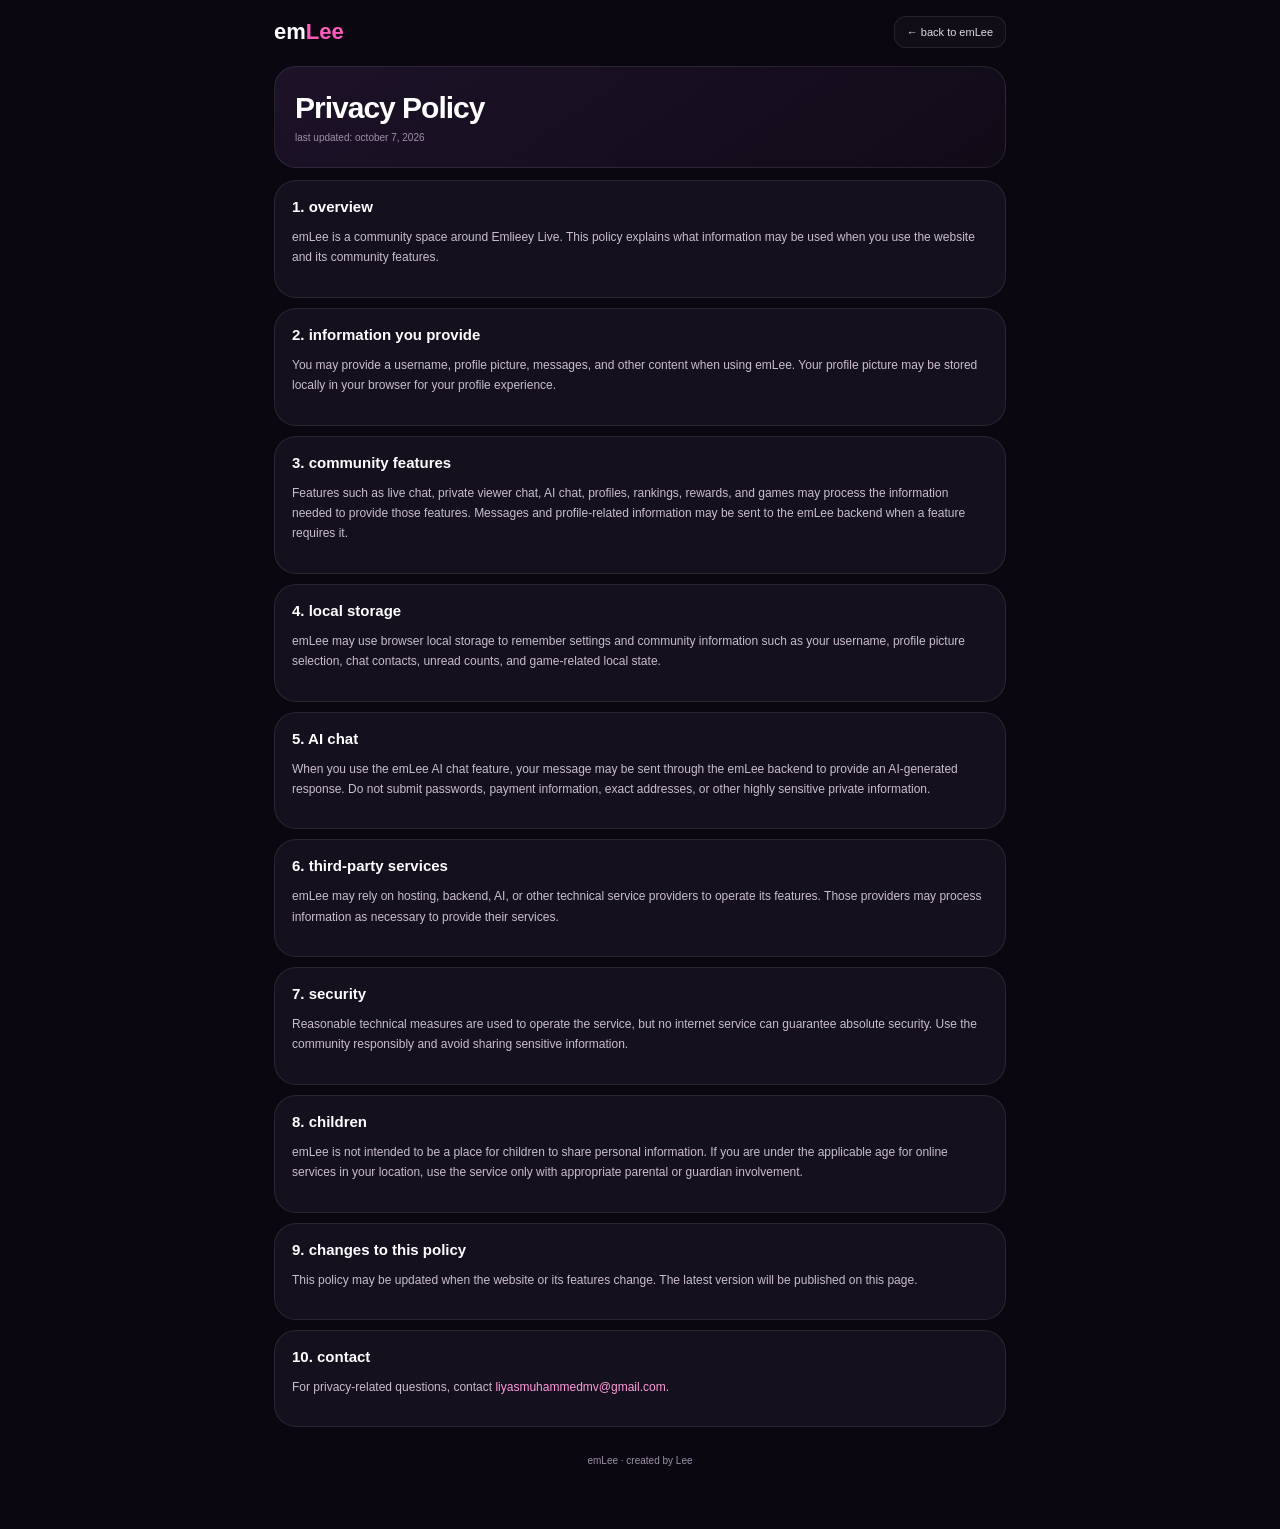
<file: privacy.html>
<!DOCTYPE html>
<html lang="en">
<head>
<meta charset="UTF-8">
<meta name="viewport" content="width=device-width,initial-scale=1,viewport-fit=cover">
<meta name="theme-color" content="#12091d">
<title>emLee · Privacy Policy</title>
<style>
:root{--bg:#0b0711;--card:#15101d;--line:rgba(255,255,255,.09);--text:#fff;--muted:#9d91a8;--pink:#ff5bbd;--purple:#9b6cff}
*{box-sizing:border-box}html,body{margin:0;min-height:100%;background:var(--bg);color:var(--text);font-family:-apple-system,BlinkMacSystemFont,"Segoe UI",sans-serif}a{text-decoration:none;color:inherit}.wrap{width:min(760px,100%);margin:auto;padding:16px 14px 45px}.top{display:flex;align-items:center;justify-content:space-between;gap:12px;margin-bottom:18px}.brand{font-weight:900;font-size:22px}.brand span{color:var(--pink)}.back{padding:9px 12px;border:1px solid var(--line);border-radius:12px;background:#ffffff07;color:#ddd;font-size:11px}.hero,.card{border:1px solid var(--line);border-radius:22px;background:var(--card)}.hero{padding:24px 20px;margin-bottom:12px;background:linear-gradient(145deg,#1d1228,#110b18)}h1{margin:0;font-size:30px;letter-spacing:-1px}h2{font-size:15px;margin:0 0 8px}.updated{color:var(--muted);font-size:10px;margin-top:7px}.card{padding:17px;margin:10px 0}p,li{color:#c9bdce;font-size:12px;line-height:1.7}ul{padding-left:20px}footer{text-align:center;color:var(--muted);font-size:10px;padding:18px 0}
</style>
</head>
<body>
<div class="wrap">
  <div class="top"><div class="brand">em<span>Lee</span></div><a class="back" href="index.html">← back to emLee</a></div>
  <section class="hero"><h1>Privacy Policy</h1><div class="updated">last updated: october 7, 2026</div></section>
  <section class="card"><h2>1. overview</h2><p>emLee is a community space around Emlieey Live. This policy explains what information may be used when you use the website and its community features.</p></section>
  <section class="card"><h2>2. information you provide</h2><p>You may provide a username, profile picture, messages, and other content when using emLee. Your profile picture may be stored locally in your browser for your profile experience.</p></section>
  <section class="card"><h2>3. community features</h2><p>Features such as live chat, private viewer chat, AI chat, profiles, rankings, rewards, and games may process the information needed to provide those features. Messages and profile-related information may be sent to the emLee backend when a feature requires it.</p></section>
  <section class="card"><h2>4. local storage</h2><p>emLee may use browser local storage to remember settings and community information such as your username, profile picture selection, chat contacts, unread counts, and game-related local state.</p></section>
  <section class="card"><h2>5. AI chat</h2><p>When you use the emLee AI chat feature, your message may be sent through the emLee backend to provide an AI-generated response. Do not submit passwords, payment information, exact addresses, or other highly sensitive private information.</p></section>
  <section class="card"><h2>6. third-party services</h2><p>emLee may rely on hosting, backend, AI, or other technical service providers to operate its features. Those providers may process information as necessary to provide their services.</p></section>
  <section class="card"><h2>7. security</h2><p>Reasonable technical measures are used to operate the service, but no internet service can guarantee absolute security. Use the community responsibly and avoid sharing sensitive information.</p></section>
  <section class="card"><h2>8. children</h2><p>emLee is not intended to be a place for children to share personal information. If you are under the applicable age for online services in your location, use the service only with appropriate parental or guardian involvement.</p></section>
  <section class="card"><h2>9. changes to this policy</h2><p>This policy may be updated when the website or its features change. The latest version will be published on this page.</p></section>
  <section class="card"><h2>10. contact</h2><p>For privacy-related questions, contact <a href="mailto:liyasmuhammedmv@gmail.com" style="color:#ff9bda">liyasmuhammedmv@gmail.com</a>.</p></section>
  <footer>emLee · created by Lee</footer>
</div>
</body>
</html>
</file>
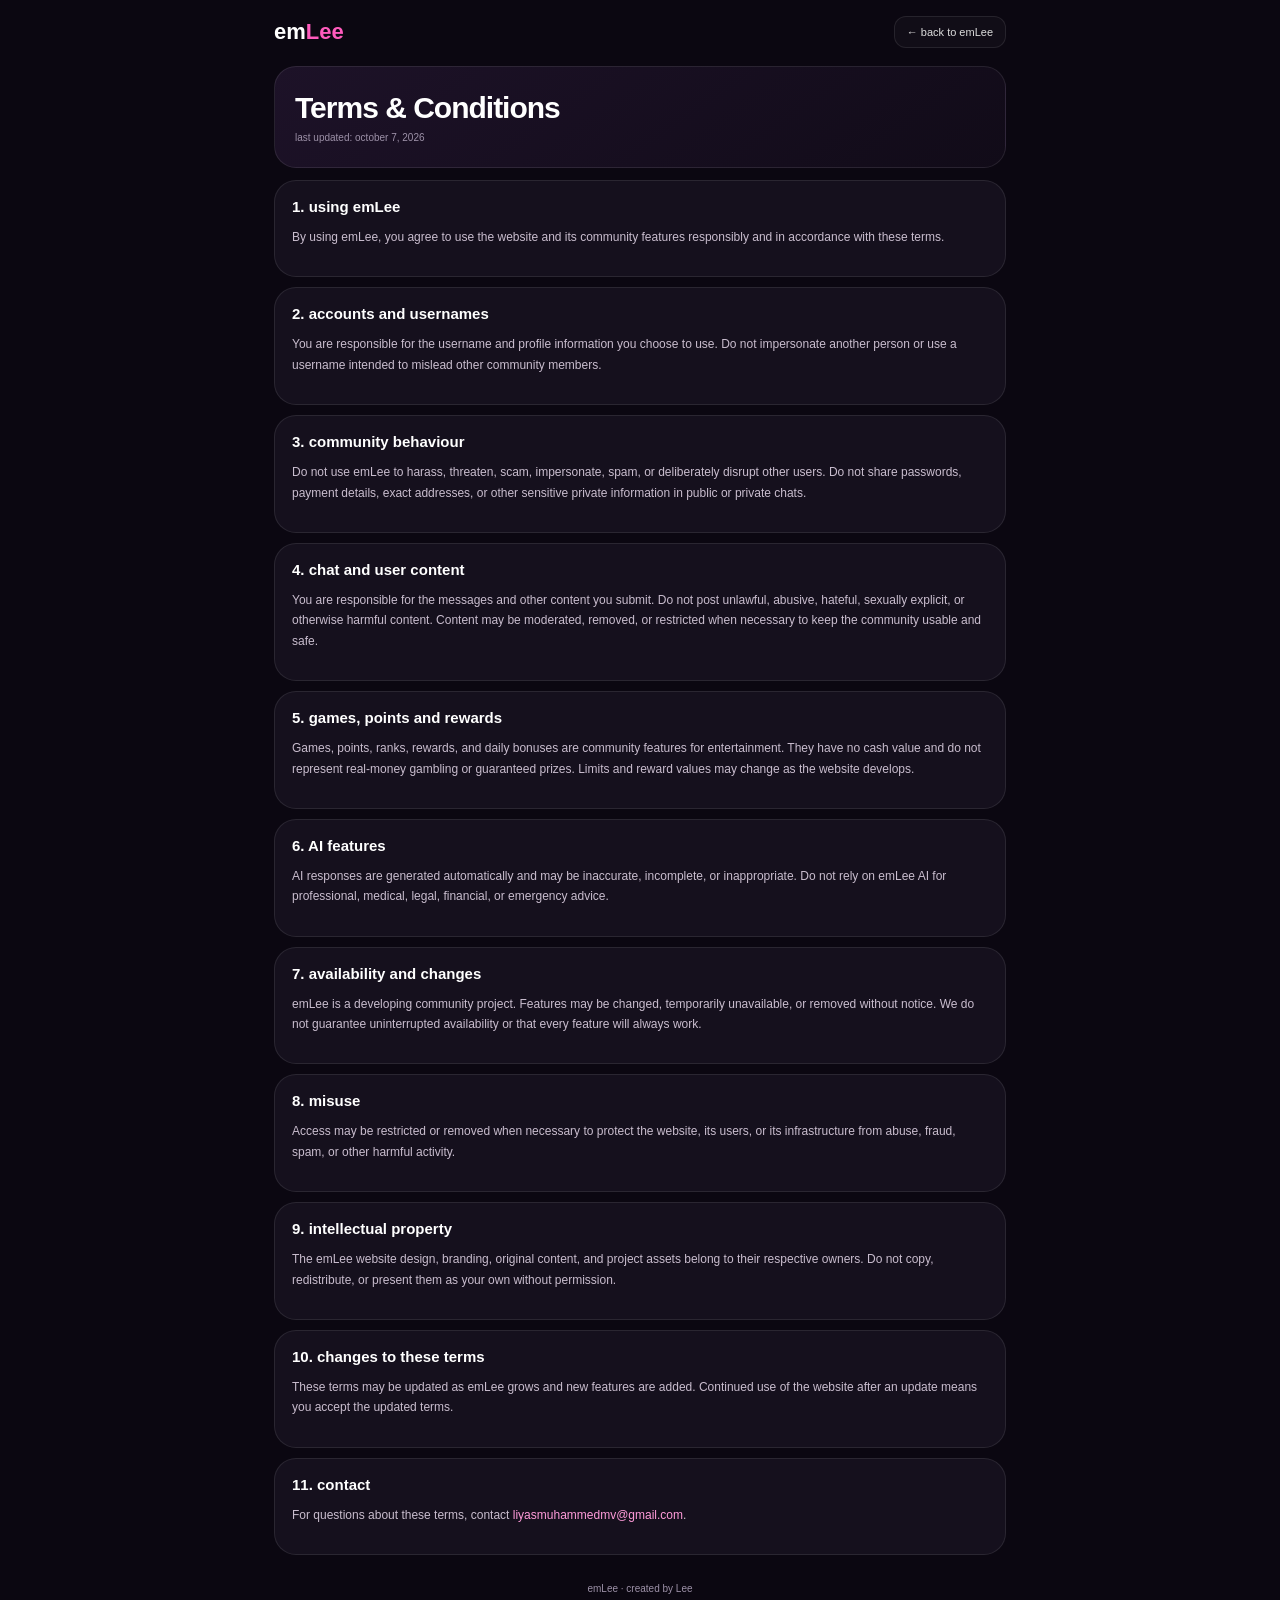
<file: terms.html>
<!DOCTYPE html>
<html lang="en">
<head>
<meta charset="UTF-8">
<meta name="viewport" content="width=device-width,initial-scale=1,viewport-fit=cover">
<meta name="theme-color" content="#12091d">
<title>emLee · Terms & Conditions</title>
<style>
:root{--bg:#0b0711;--card:#15101d;--line:rgba(255,255,255,.09);--text:#fff;--muted:#9d91a8;--pink:#ff5bbd;--purple:#9b6cff}
*{box-sizing:border-box}html,body{margin:0;min-height:100%;background:var(--bg);color:var(--text);font-family:-apple-system,BlinkMacSystemFont,"Segoe UI",sans-serif}a{text-decoration:none;color:inherit}.wrap{width:min(760px,100%);margin:auto;padding:16px 14px 45px}.top{display:flex;align-items:center;justify-content:space-between;gap:12px;margin-bottom:18px}.brand{font-weight:900;font-size:22px}.brand span{color:var(--pink)}.back{padding:9px 12px;border:1px solid var(--line);border-radius:12px;background:#ffffff07;color:#ddd;font-size:11px}.hero,.card{border:1px solid var(--line);border-radius:22px;background:var(--card)}.hero{padding:24px 20px;margin-bottom:12px;background:linear-gradient(145deg,#1d1228,#110b18)}h1{margin:0;font-size:30px;letter-spacing:-1px}h2{font-size:15px;margin:0 0 8px}.updated{color:var(--muted);font-size:10px;margin-top:7px}.card{padding:17px;margin:10px 0}p,li{color:#c9bdce;font-size:12px;line-height:1.7}ul{padding-left:20px}footer{text-align:center;color:var(--muted);font-size:10px;padding:18px 0}
</style>
</head>
<body>
<div class="wrap">
  <div class="top"><div class="brand">em<span>Lee</span></div><a class="back" href="index.html">← back to emLee</a></div>
  <section class="hero"><h1>Terms & Conditions</h1><div class="updated">last updated: october 7, 2026</div></section>
  <section class="card"><h2>1. using emLee</h2><p>By using emLee, you agree to use the website and its community features responsibly and in accordance with these terms.</p></section>
  <section class="card"><h2>2. accounts and usernames</h2><p>You are responsible for the username and profile information you choose to use. Do not impersonate another person or use a username intended to mislead other community members.</p></section>
  <section class="card"><h2>3. community behaviour</h2><p>Do not use emLee to harass, threaten, scam, impersonate, spam, or deliberately disrupt other users. Do not share passwords, payment details, exact addresses, or other sensitive private information in public or private chats.</p></section>
  <section class="card"><h2>4. chat and user content</h2><p>You are responsible for the messages and other content you submit. Do not post unlawful, abusive, hateful, sexually explicit, or otherwise harmful content. Content may be moderated, removed, or restricted when necessary to keep the community usable and safe.</p></section>
  <section class="card"><h2>5. games, points and rewards</h2><p>Games, points, ranks, rewards, and daily bonuses are community features for entertainment. They have no cash value and do not represent real-money gambling or guaranteed prizes. Limits and reward values may change as the website develops.</p></section>
  <section class="card"><h2>6. AI features</h2><p>AI responses are generated automatically and may be inaccurate, incomplete, or inappropriate. Do not rely on emLee AI for professional, medical, legal, financial, or emergency advice.</p></section>
  <section class="card"><h2>7. availability and changes</h2><p>emLee is a developing community project. Features may be changed, temporarily unavailable, or removed without notice. We do not guarantee uninterrupted availability or that every feature will always work.</p></section>
  <section class="card"><h2>8. misuse</h2><p>Access may be restricted or removed when necessary to protect the website, its users, or its infrastructure from abuse, fraud, spam, or other harmful activity.</p></section>
  <section class="card"><h2>9. intellectual property</h2><p>The emLee website design, branding, original content, and project assets belong to their respective owners. Do not copy, redistribute, or present them as your own without permission.</p></section>
  <section class="card"><h2>10. changes to these terms</h2><p>These terms may be updated as emLee grows and new features are added. Continued use of the website after an update means you accept the updated terms.</p></section>
  <section class="card"><h2>11. contact</h2><p>For questions about these terms, contact <a href="mailto:liyasmuhammedmv@gmail.com" style="color:#ff9bda">liyasmuhammedmv@gmail.com</a>.</p></section>
  <footer>emLee · created by Lee</footer>
</div>
</body>
</html>
</file>
